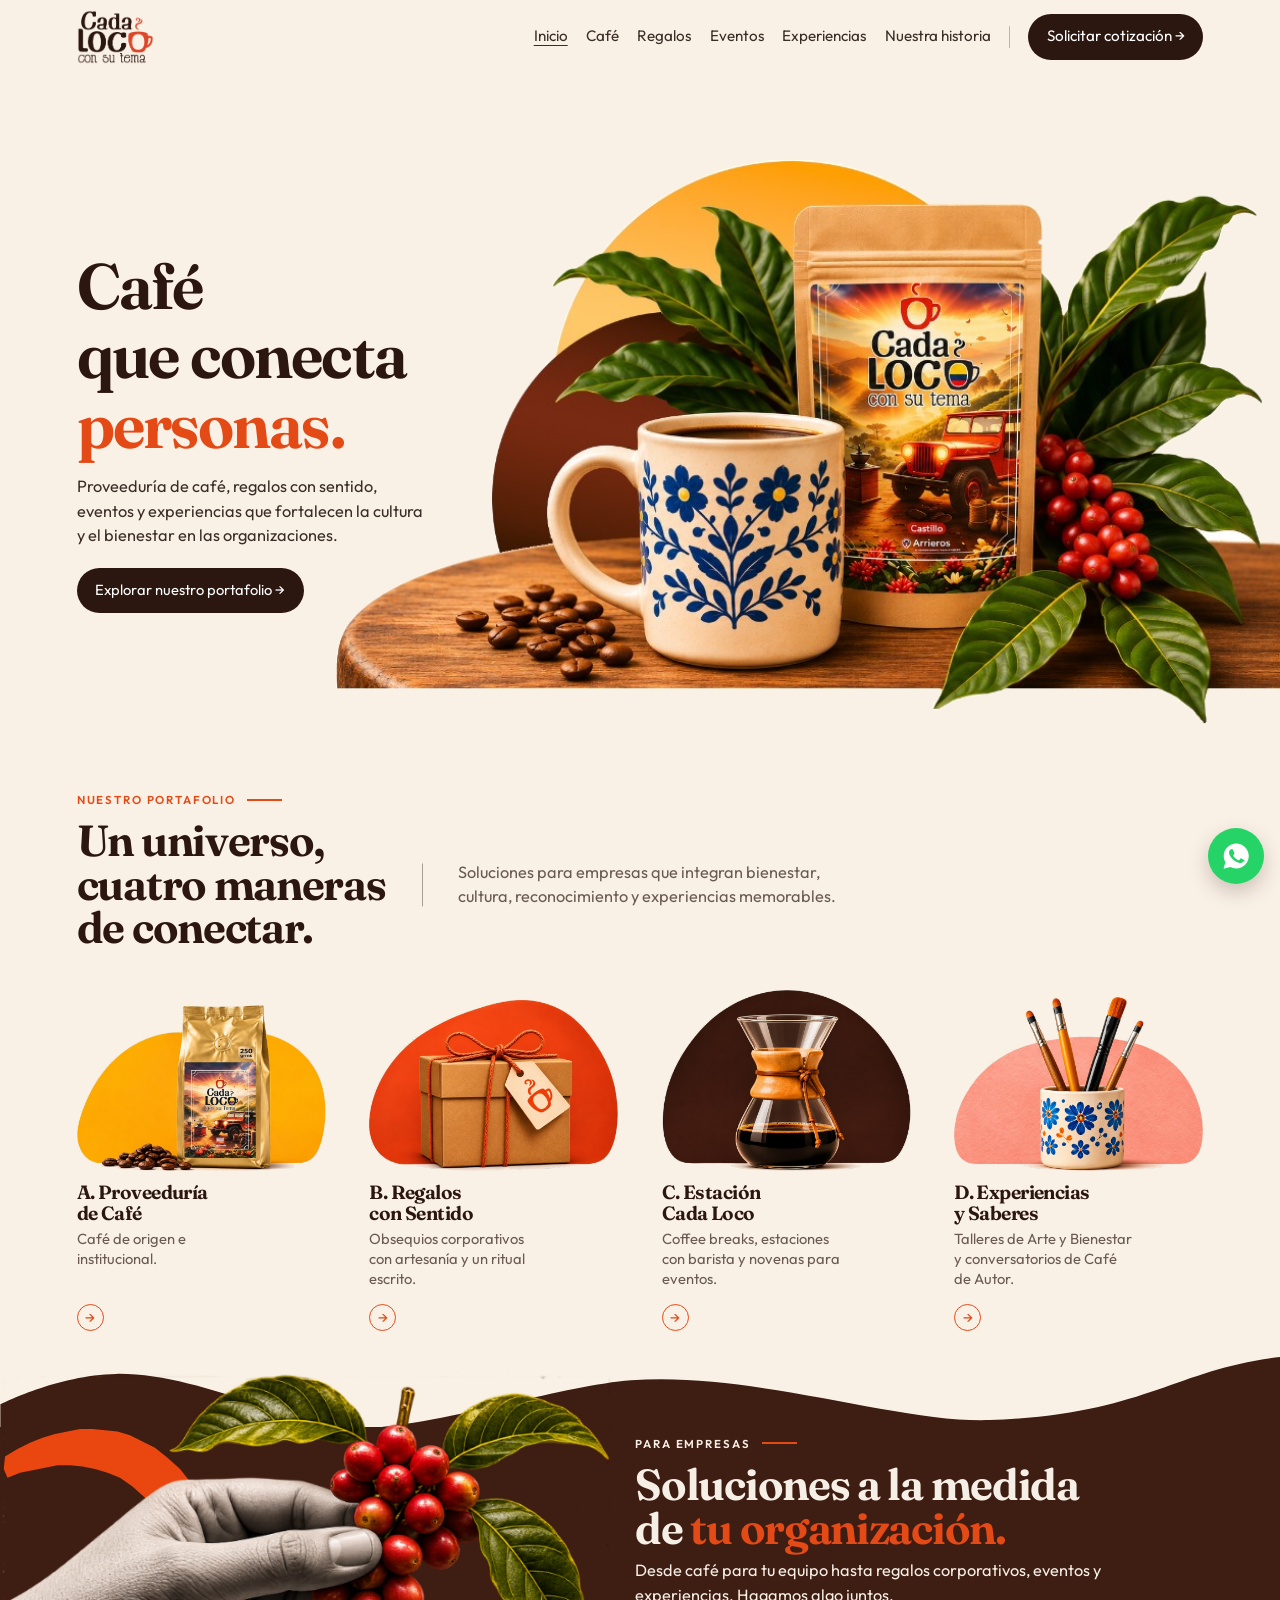
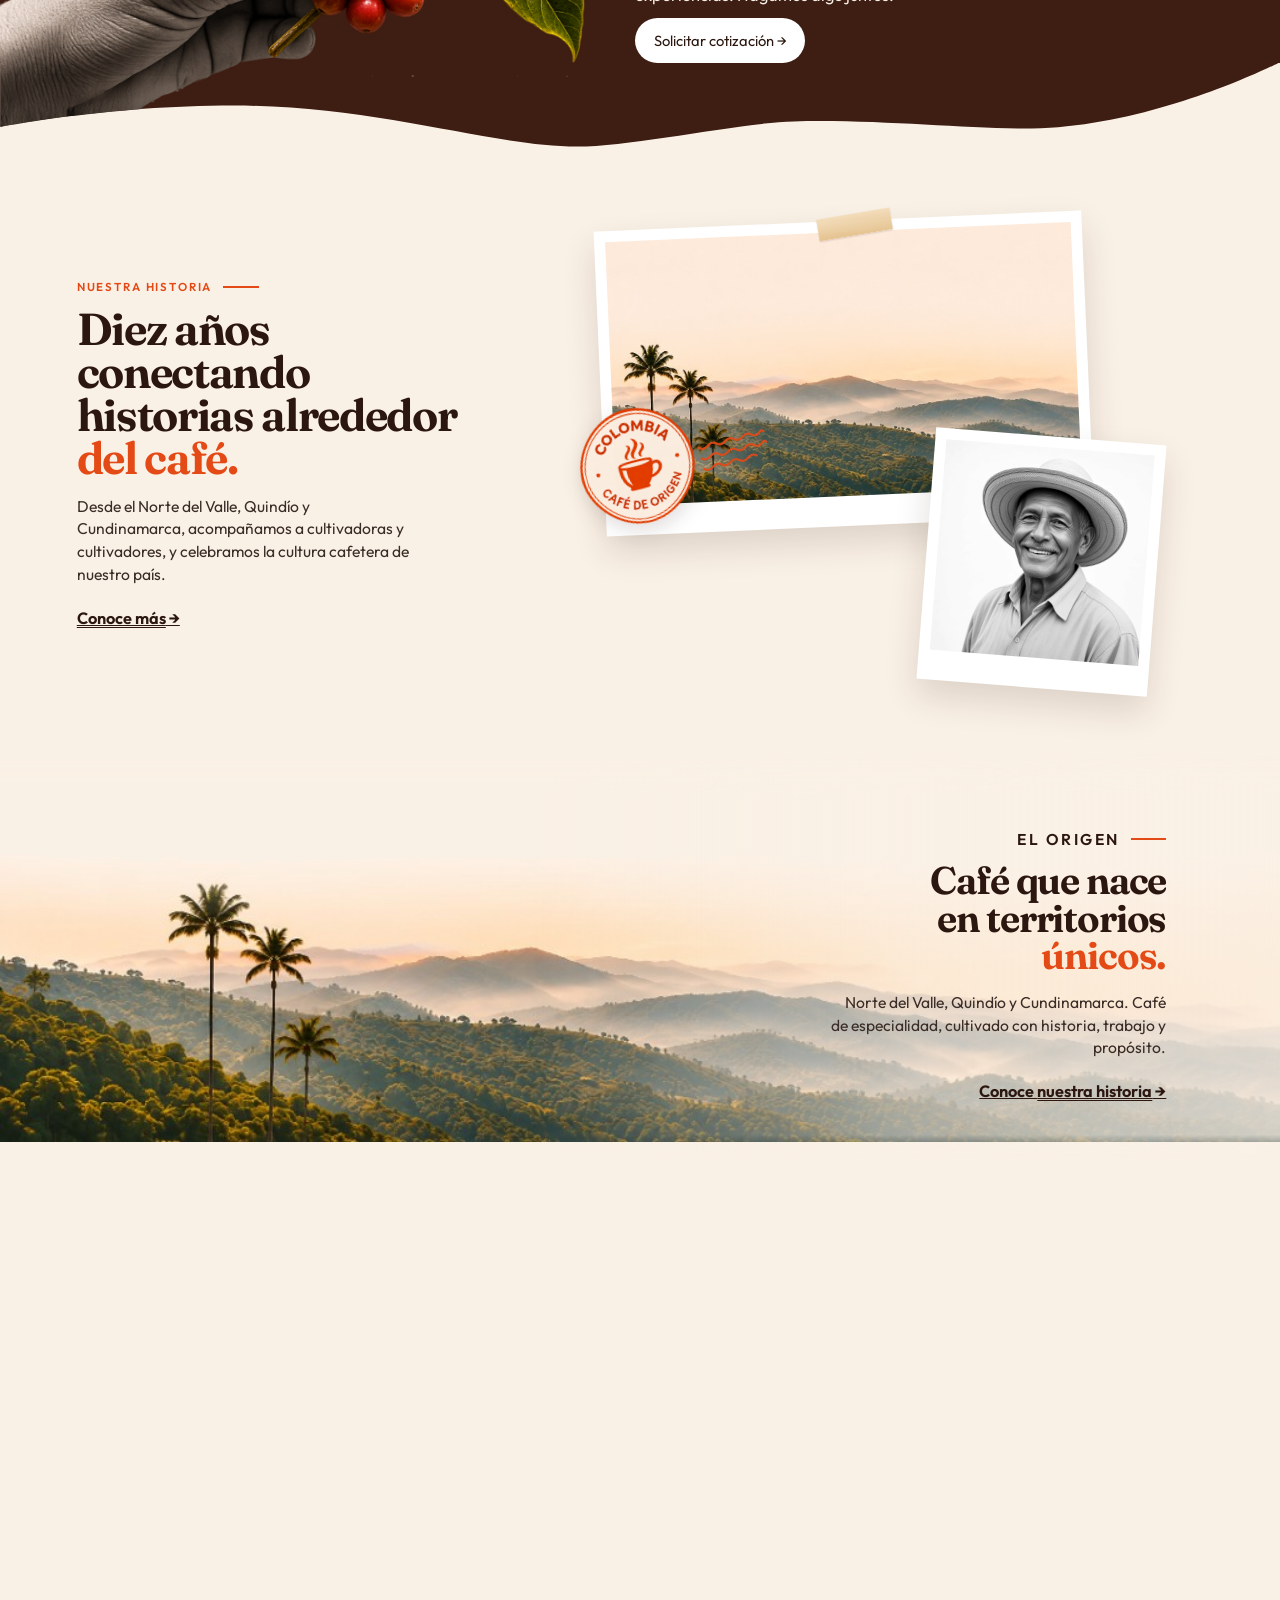
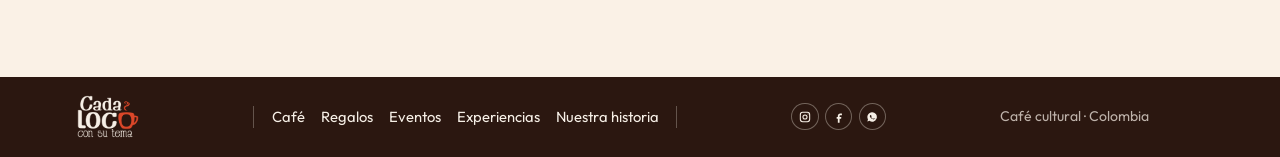
<file: index.html>
<!DOCTYPE html>
<html lang="es">
  <head>
    <meta charset="utf-8" />
    <meta name="viewport" content="width=device-width, initial-scale=1" />
    <title>Cada Loco con su Tema | Café cultural</title>
    <meta
      name="description"
      content="Proveeduría de café, regalos con sentido, eventos y experiencias que fortalecen la cultura y el bienestar en las organizaciones."
    />
    <link rel="icon" href="assets/favicon.png" type="image/png" />
    <link rel="preconnect" href="https://fonts.googleapis.com" />
    <link rel="preconnect" href="https://fonts.gstatic.com" crossorigin />
    <link
      href="https://fonts.googleapis.com/css2?family=Fraunces:ital,opsz,wght@0,9..144,560;0,9..144,650;1,9..144,560&family=Outfit:wght@400;500;600&display=swap"
      rel="stylesheet"
    />
    <link rel="stylesheet" href="css/site.css?v=98" />
  </head>
  <body class="home" data-animate>
    <a class="skip" href="#contenido">Saltar al contenido</a>
    <header class="site-header">
      <a class="brand" href="index.html" aria-label="Cada Loco con su Tema, inicio">
        <img src="assets/logo-mark.png" alt="" width="739" height="512" />
      </a>
      <button class="nav-toggle" type="button" aria-expanded="false" aria-controls="menu" data-nav-toggle>
        Menú
      </button>
      <nav class="nav" id="menu" data-nav>
        <a href="index.html" aria-current="page">Inicio</a>
        <a href="proveeduria.html">Café</a>
        <a href="regalos.html">Regalos</a>
        <a href="eventos.html">Eventos</a>
        <a href="experiencias.html">Experiencias</a>
        <a href="cafe.html">Nuestra historia</a>
        <span class="nav-rule" aria-hidden="true"></span>
        <a class="btn" href="cotizar.html">Solicitar cotización →</a>
      </nav>
    </header>

    <main id="contenido">
      <section class="home-hero">
        <div class="wrap hero-grid">
          <div class="hero-copy">
            <h1>
              <span class="line">Café</span>
              <span class="line">que conecta</span>
              <span class="line accent">personas.</span>
            </h1>
            <p>
              <span class="lead-line">Proveeduría de café, regalos con sentido,</span>
              <span class="lead-line">eventos y experiencias que fortalecen la cultura</span>
              <span class="lead-line">y el bienestar en las organizaciones.</span>
            </p>
            <a class="btn" href="#portafolio">Explorar nuestro portafolio →</a>
          </div>
          <img
            class="hero-photo"
            src="assets/hero-cut.png?v=4"
            alt="Taza de flores azules, bolsa Cada Loco, cerezas y hojas sobre una mesa de madera."
            width="926"
            height="553"
          />
        </div>
      </section>

      <section class="portafolio" id="portafolio">
        <div class="wrap">
          <div class="port-head">
            <div>
              <p class="eyebrow">Nuestro portafolio</p>
              <h2>Un universo,<br />cuatro maneras<br />de conectar.</h2>
            </div>
            <p class="port-copy">
              Soluciones para empresas que integran bienestar,<br />
              cultura, reconocimiento y experiencias memorables.
            </p>
          </div>
          <div class="orbits">
            <article class="orbit">
              <img src="assets/arch-a.png?v=4" alt="Bolsa dorada de café de origen, 250 gramos, sobre un arco mostaza." />
              <h3>A. Proveeduría<br />de Café</h3>
              <p>Café de origen e institucional.</p>
              <a class="arch-go" href="proveeduria.html" aria-label="Ver proveeduría de café">→</a>
            </article>
            <article class="orbit">
              <img src="assets/arch-b.png?v=4" alt="Caja de regalo con lazo naranja y una etiqueta de taza, sobre un arco naranja." />
              <h3>B. Regalos<br />con Sentido</h3>
              <p>Obsequios corporativos con artesanía y un ritual escrito.</p>
              <a class="arch-go" href="regalos.html" aria-label="Ver regalos con sentido">→</a>
            </article>
            <article class="orbit">
              <img src="assets/arch-c.png?v=4" alt="Cafetera de vidrio con collar de madera y café, sobre un arco marrón." />
              <h3>C. Estación<br />Cada Loco</h3>
              <p>Coffee breaks, estaciones con barista y novenas para eventos.</p>
              <a class="arch-go" href="eventos.html" aria-label="Ver la estación para eventos">→</a>
            </article>
            <article class="orbit">
              <img src="assets/arch-d.png?v=4" alt="Vaso de flores azules con pinceles, sobre un arco salmón." />
              <h3>D. Experiencias<br />y Saberes</h3>
              <p>Talleres de Arte y Bienestar y conversatorios de Café de Autor.</p>
              <a class="arch-go" href="experiencias.html" aria-label="Ver experiencias y saberes">→</a>
            </article>
          </div>
        </div>
      </section>

      <section class="wave">
        <svg class="wave-photo top" viewBox="0 273.722 1920 106.557" aria-hidden="true">
          <path fill="#3E1D13" d="M0.5,344.613c0,0,85.999-44.181,173.602-45.571c124.825-1.981,265.232,78.785,356.644,81.236c105.418,2.825,310.555-63.639,415.716-71.516c182.653-13.682,402.239,64.21,537.315,59.628c233.638-7.925,277.779-76.391,436.723-94.668v405.741c0,0-162.835,83.866-333.227,97.788c-98.913,8.082-250.116-12.59-396.737-8.627c-81.749,2.209-243.163,37.782-324.942,37.646c-129.7-0.216-299.185-61.422-515.152-61.422C159.974,744.846,0.5,776.548,0.5,776.548V344.613z" />
        </svg>
        <div class="wave-fill">
          <svg class="wave-arc" viewBox="0 68 1024 112" aria-hidden="true">
            <path fill="#e9470f" d="M64 84 L74 84 L84 85 L94 86 L104 89 L114 94 L124 99 L134 107 L144 116 L152 126 L160 136 L166 146 L162 154 L152 161 L142 168 L134 169 L129 159 L124 149 L116 139 L106 130 L96 123 L86 119 L76 116 L66 114 L56 113 L46 113 L36 115 L26 117 L16 119 L6 123 L3 116 L4 106 L14 100 L24 95 L34 91 L44 88 L54 86 Z" />
          </svg>
          <img
            class="hand"
            src="assets/hand-cut.png?v=7"
            alt="Una mano en blanco y negro sostiene cerezas de café rojas y hojas verdes."
          />
        <div class="wrap wave-grid">
          <div class="wave-copy">
            <p class="eyebrow">Para empresas</p>
            <h2>Soluciones a la medida<br />de <span class="accent">tu organización.</span></h2>
            <p>
              Desde café para tu equipo hasta regalos corporativos, eventos y
              experiencias. Hagamos algo juntos.
            </p>
            <a class="btn light" href="cotizar.html">Solicitar cotización →</a>
          </div>
        </div>
        </div>
        <svg class="wave-photo bottom" viewBox="0 679.463 1920 126.807" aria-hidden="true">
          <path fill="#3E1D13" d="M0.5,344.613c0,0,85.999-44.181,173.602-45.571c124.825-1.981,265.232,78.785,356.644,81.236c105.418,2.825,310.555-63.639,415.716-71.516c182.653-13.682,402.239,64.21,537.315,59.628c233.638-7.925,277.779-76.391,436.723-94.668v405.741c0,0-162.835,83.866-333.227,97.788c-98.913,8.082-250.116-12.59-396.737-8.627c-81.749,2.209-243.163,37.782-324.942,37.646c-129.7-0.216-299.185-61.422-515.152-61.422C159.974,744.846,0.5,776.548,0.5,776.548V344.613z" />
        </svg>
      </section>

      <section class="historia">
        <div class="wrap">
          <div>
            <p class="eyebrow">Nuestra historia</p>
            <h2>Diez años<br />conectando<br />historias alrededor<br /><span class="accent">del café.</span></h2>
            <p class="lede">
              Desde el Norte del Valle, Quindío y Cundinamarca, acompañamos a
              cultivadoras y cultivadores, y celebramos la cultura cafetera de
              nuestro país.
            </p>
            <a class="more" href="cafe.html"><span>Conoce más</span> →</a>
          </div>
          <div class="collage">
            <figure class="polaroid shot-land">
              <span class="tape" aria-hidden="true"></span>
              <img src="assets/origin-hills.jpg?v=3" alt="Laderas cafeteras con palmas al atardecer." />
              <div class="seal">
              <img class="stamp" src="assets/sello-origen.png" alt="Colombia, café de origen" width="740" height="740" />
              <svg class="postmark" viewBox="0 0 78 40" aria-hidden="true">
                <path d="M2 8c8 7 12-7 20 0s12-7 20 0 12-7 20 0 10-6 14 0" />
                <path d="M2 20c8 7 12-7 20 0s12-7 20 0 12-7 20 0 10-6 14 0" />
                <path d="M2 32c8 7 12-7 20 0s12-7 20 0 12-7 20 0" />
              </svg>
              </div>
            </figure>
            <figure class="polaroid shot-man">
              <img src="assets/history-portrait.jpg" alt="Retrato en blanco y negro de un cultivador con sombrero." />
            </figure>
          </div>
        </div>
      </section>

      <section class="origin">
        <img
          class="origin-photo"
          src="assets/origin-bg.png?v=1"
          alt="Laderas cafeteras con palmas al atardecer."
        />
        <div class="origin-card">
          <p class="eyebrow">El origen</p>
          <h2>Café que nace<br />en territorios<br /><span class="accent">únicos.</span></h2>
          <p>
            Norte del Valle, Quindío y Cundinamarca. Café de especialidad,
            cultivado con historia, trabajo y propósito.
          </p>
          <a class="more" href="cafe.html">Conoce <span>nuestra historia</span> →</a>
        </div>
      </section>

      <section class="regalos-home">
        <div class="wrap">
          <div>
            <p class="eyebrow">Regalos corporativos</p>
            <h2>Regalar también<br />es contar <span class="accent">una historia.</span></h2>
            <p>
              Colecciones, personalización y detalles<br />
              con sentido para tu empresa.
            </p>
            <a class="btn" href="cotizar.html?linea=Regalos%20con%20sentido">Solicitar una propuesta →</a>
          </div>
          <div class="gift-frame">
            <img
              src="assets/gift-corporativos.jpg"
              alt="Caja de regalo con cinta naranja, el logo de Cada Loco y papel picado, sobre un textil de colores."
            />
          </div>
        </div>
      </section>
    </main>

    <footer class="site-footer">
      <div class="wrap footer-row">
        <a class="brand" href="index.html">
          <img src="assets/logo-mark-light.png" alt="Cada Loco con su Tema" width="739" height="512" />
        </a>
        <nav class="footer-nav" aria-label="Pie de página">
          <a href="proveeduria.html">Café</a>
          <a href="regalos.html">Regalos</a>
          <a href="eventos.html">Eventos</a>
          <a href="experiencias.html">Experiencias</a>
          <a href="cafe.html">Nuestra historia</a>
        </nav>
        <div class="social">
          <a href="https://instagram.com/cadaloco.co" aria-label="Instagram">Ig</a>
          <a href="https://facebook.com/cadaloco.co" aria-label="Facebook">Fb</a>
          <a href="https://wa.me/573138527043" aria-label="WhatsApp">Wa</a>
        </div>
        <p class="footer-note">Café cultural · Colombia</p>
      </div>
    </footer>
    <script src="js/site.js?v=8"></script>
    <script src="js/motion.js?v=9"></script>
  </body>
</html>
</file>
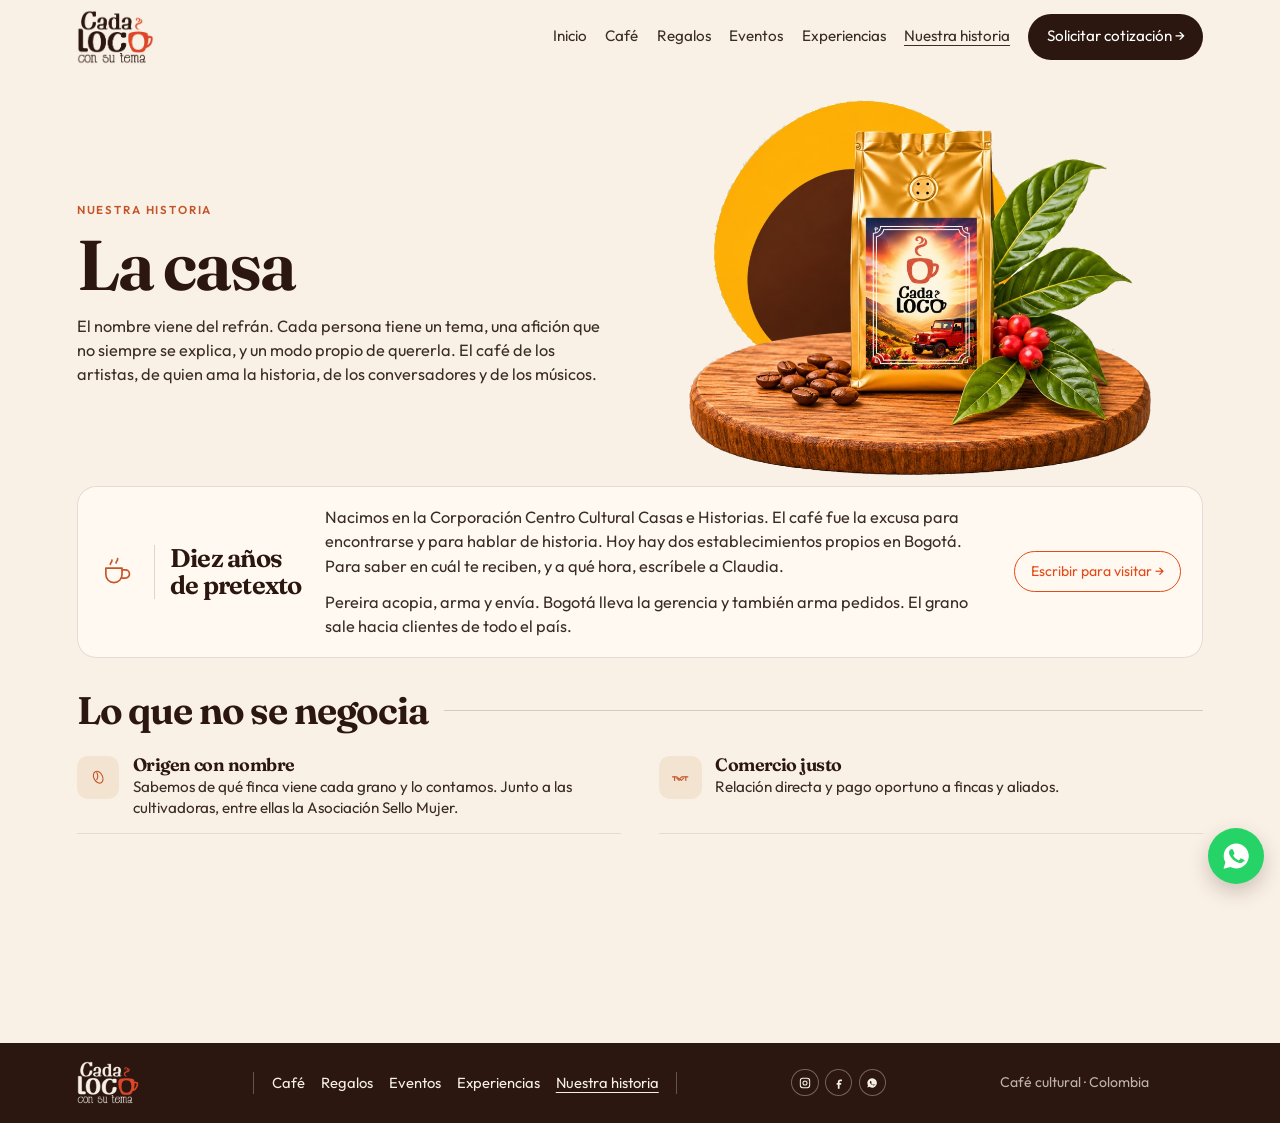
<file: cafe.html>
<!DOCTYPE html>
<html lang="es">
  <head>
    <meta charset="utf-8" />
    <meta name="viewport" content="width=device-width, initial-scale=1" />
    <title>La casa | Cada Loco con su Tema</title>
    <meta
      name="description"
      content="Dos casas en Bogotá. Cada Loco con su Tema nació en Casas e Historias: el café como pretexto para el encuentro y la historia."
    />
    <link rel="icon" href="assets/favicon.png" type="image/png" />
    <link rel="preconnect" href="https://fonts.googleapis.com" />
    <link rel="preconnect" href="https://fonts.gstatic.com" crossorigin />
    <link
      href="https://fonts.googleapis.com/css2?family=Fraunces:ital,opsz,wght@0,9..144,560;0,9..144,650;1,9..144,560&family=Outfit:wght@400;500;600&display=swap"
      rel="stylesheet"
    />
    <link rel="stylesheet" href="css/site.css?v=98" />
  </head>
  <body data-animate>
    <a class="skip" href="#contenido">Saltar al contenido</a>
    <header class="site-header">
      <a class="brand" href="index.html" aria-label="Cada Loco con su Tema, inicio">
        <img src="assets/logo-mark.png" alt="" width="739" height="512" />
      </a>
      <button class="nav-toggle" type="button" aria-expanded="false" aria-controls="menu" data-nav-toggle>
        Menú
      </button>
      <nav class="nav" id="menu" data-nav>
        <a href="index.html">Inicio</a>
        <a href="proveeduria.html">Café</a>
        <a href="regalos.html">Regalos</a>
        <a href="eventos.html">Eventos</a>
        <a href="experiencias.html">Experiencias</a>
        <a href="cafe.html" aria-current="page">Nuestra historia</a>
        <a class="btn" href="cotizar.html">Solicitar cotización →</a>
      </nav>
    </header>

    <main id="contenido">
      <header class="house-hero">
        <div class="wrap house-top">
          <div>
            <p class="eyebrow">Nuestra historia</p>
            <h1>La casa</h1>
            <p>
              El nombre viene del refrán. Cada persona tiene un tema, una
              afición que no siempre se explica, y un modo propio de quererla.
              El café de los artistas, de quien ama la historia, de los
              conversadores y de los músicos.
            </p>
          </div>
          <div class="house-still">
            <img
              src="assets/casa-bolsa.png?v=2"
              alt="Bolsa dorada de café Cada Loco con su Tema, sobre una tabla de madera con hojas y cerezas."
              width="1024"
              height="751"
            />
          </div>
        </div>
      </header>

      <section class="wrap">
        <article class="pretext">
          <div class="pretext-mark">
            <svg viewBox="0 0 40 40" aria-hidden="true">
              <path d="M7 16.5h16.5V23a8.2 8.2 0 0 1-16.5 0z" />
              <path d="M23.5 18.2h3.4a4.2 4.2 0 0 1 0 8.4h-3.4" />
              <path d="M13.2 8.2c.5 2.1-1.6 2.3-1.6 4.5" />
              <path d="M19 6.8c.5 2.1-1.6 2.3-1.6 4.5" />
            </svg>
            <h2>Diez años<br />de pretexto</h2>
          </div>
          <div>
            <p>
              Nacimos en la Corporación Centro Cultural Casas e Historias. El
              café fue la excusa para encontrarse y para hablar de historia.
              Hoy hay dos establecimientos propios en Bogotá. Para saber en
              cuál te reciben, y a qué hora, escríbele a Claudia.
            </p>
            <p>
              Pereira acopia, arma y envía. Bogotá lleva la gerencia y también
              arma pedidos. El grano sale hacia clientes de todo el país.
            </p>
          </div>
          <a class="offer-go" href="cotizar.html?linea=Visita%20a%20la%20casa">Escribir para visitar →</a>
        </article>
      </section>

      <section class="wrap house-values">
        <h2>Lo que no se negocia</h2>
        <ul class="values">
          <li>
            <span class="value-ico" aria-hidden="true">
              <svg viewBox="0 0 32 32"><ellipse cx="16" cy="16" rx="6.2" ry="9" transform="rotate(-28 16 16)" /><path d="M14 9.5c1.8 2.4 1.8 7.2 0 10" /></svg>
            </span>
            <div>
              <h3>Origen con nombre</h3>
              <p>Sabemos de qué finca viene cada grano y lo contamos. Junto a las cultivadoras, entre ellas la Asociación Sello Mujer.</p>
            </div>
          </li>
          <li>
            <span class="value-ico" aria-hidden="true">
              <svg viewBox="0 0 32 32"><path d="M5 15.5h6.2l2.4 2.2a1.6 1.6 0 0 0 2.2 0l2.4-2.2H27" /><path d="M8 15.5v5.2M24 15.5v5.2" /><path d="M11.2 17.6 14.4 20.6 16 19.2l1.6 1.4 3.2-3" /></svg>
            </span>
            <div>
              <h3>Comercio justo</h3>
              <p>Relación directa y pago oportuno a fincas y aliados.</p>
            </div>
          </li>
          <li>
            <span class="value-ico" aria-hidden="true">
              <svg viewBox="0 0 32 32"><circle cx="12" cy="12" r="2.6" /><circle cx="20.2" cy="13" r="2.1" /><path d="M6.8 22.2c.5-2.8 2.4-4.2 5.2-4.2s4.6 1.4 5.1 4.2" /><path d="M17.2 22c.4-2 1.7-3.1 3.6-3.1 1.8 0 3.1.9 3.6 3.1" /></svg>
            </span>
            <div>
              <h3>Cada encuentro cuenta</h3>
              <p>La mesa se arma para la conversación, no solo para vender la taza.</p>
            </div>
          </li>
          <li>
            <span class="value-ico" aria-hidden="true">
              <svg viewBox="0 0 32 32"><path d="M16 6.5 17.7 13 24.2 14.6 17.7 16.2 16 22.8 14.3 16.2 7.8 14.6 14.3 13z" /></svg>
            </span>
            <div>
              <h3>Creatividad con propósito</h3>
              <p>Arte y café al servicio del bienestar de quien llega.</p>
            </div>
          </li>
          <li>
            <span class="value-ico" aria-hidden="true">
              <svg viewBox="0 0 32 32"><path d="M8 10.5h14.2a2 2 0 0 1 2 2v6.2a2 2 0 0 1-2 2H14.2L10 24v-3.3H8a2 2 0 0 1-2-2v-6.2a2 2 0 0 1 2-2z" /></svg>
            </span>
            <div>
              <h3>Palabra cumplida</h3>
              <p>Calidad constante, entregas a tiempo, cuentas claras.</p>
            </div>
          </li>
          <li>
            <span class="value-ico" aria-hidden="true">
              <svg viewBox="0 0 32 32"><path d="M9.5 22.2C17 21 22.2 15.2 23.4 8.5 16.6 9.4 11.2 14.2 9.5 22.2z" /><path d="M12 20.2c2.6-2.6 5.4-4.4 9-6" /></svg>
            </span>
            <div>
              <h3>Cuidar la tierra</h3>
              <p>Empaques compostables, menos desperdicio, artesanía local. En los eventos, vasos compostables y mezcladores de madera.</p>
            </div>
          </li>
        </ul>
      </section>
    </main>

    <footer class="site-footer">
      <div class="wrap footer-row">
        <a class="brand" href="index.html">
          <img src="assets/logo-mark-light.png" alt="Cada Loco con su Tema" width="739" height="512" />
        </a>
        <nav class="footer-nav" aria-label="Pie de página">
          <a href="proveeduria.html">Café</a>
          <a href="regalos.html">Regalos</a>
          <a href="eventos.html">Eventos</a>
          <a href="experiencias.html">Experiencias</a>
          <a href="cafe.html" aria-current="page">Nuestra historia</a>
        </nav>
        <div class="social">
          <a href="https://instagram.com/cadaloco.co" aria-label="Instagram">Ig</a>
          <a href="https://facebook.com/cadaloco.co" aria-label="Facebook">Fb</a>
          <a href="https://wa.me/573138527043" aria-label="WhatsApp">Wa</a>
        </div>
        <p class="footer-note">Café cultural · Colombia</p>
      </div>
    </footer>
    <script src="js/site.js?v=8"></script>
    <script src="js/motion.js?v=9"></script>
  </body>
</html>
</file>
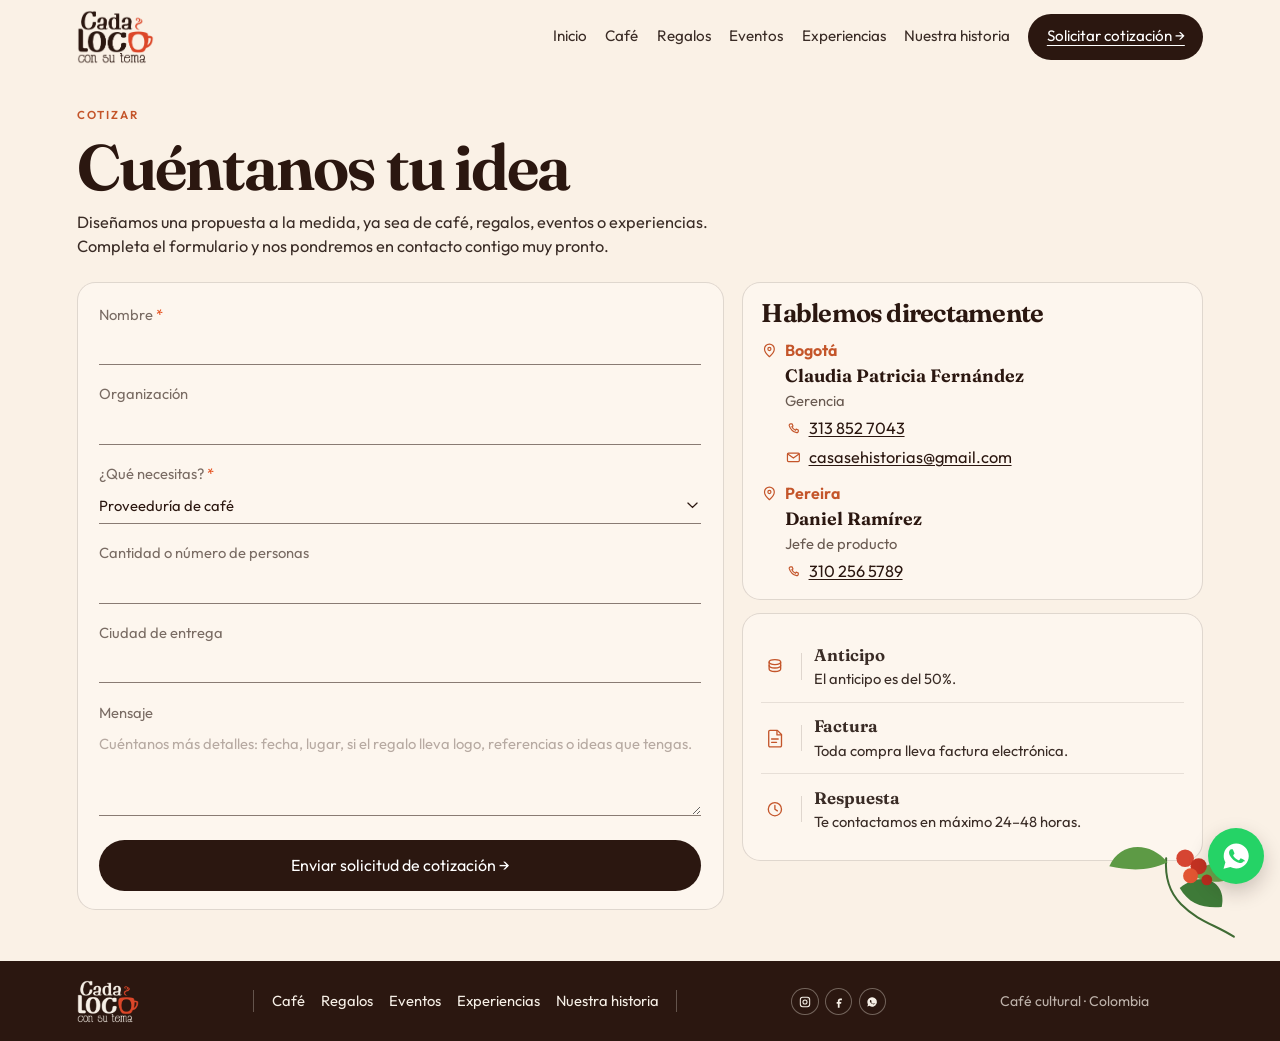
<file: cotizar.html>
<!DOCTYPE html>
<html lang="es">
  <head>
    <meta charset="utf-8" />
    <meta name="viewport" content="width=device-width, initial-scale=1" />
    <title>Cotizar | Cada Loco con su Tema</title>
    <meta
      name="description"
      content="Cotiza café, regalos, una estación o una experiencia con Cada Loco con su Tema. Claudia en Bogotá y Daniel en Pereira."
    />
    <link rel="icon" href="assets/favicon.png" type="image/png" />
    <link rel="preconnect" href="https://fonts.googleapis.com" />
    <link rel="preconnect" href="https://fonts.gstatic.com" crossorigin />
    <link
      href="https://fonts.googleapis.com/css2?family=Fraunces:ital,opsz,wght@0,9..144,560;0,9..144,650;1,9..144,560&family=Outfit:wght@400;500;600&display=swap"
      rel="stylesheet"
    />
    <link rel="stylesheet" href="css/site.css?v=98" />
  </head>
  <body data-animate>
    <a class="skip" href="#contenido">Saltar al contenido</a>
    <header class="site-header">
      <a class="brand" href="index.html" aria-label="Cada Loco con su Tema, inicio">
        <img src="assets/logo-mark.png" alt="" width="739" height="512" />
      </a>
      <button class="nav-toggle" type="button" aria-expanded="false" aria-controls="menu" data-nav-toggle>
        Menú
      </button>
      <nav class="nav" id="menu" data-nav>
        <a href="index.html">Inicio</a>
        <a href="proveeduria.html">Café</a>
        <a href="regalos.html">Regalos</a>
        <a href="eventos.html">Eventos</a>
        <a href="experiencias.html">Experiencias</a>
        <a href="cafe.html">Nuestra historia</a>
        <a class="btn" href="cotizar.html" aria-current="page">Solicitar cotización →</a>
      </nav>
    </header>

    <main id="contenido">
      <header class="quote-hero">
        <div class="wrap">
          <p class="eyebrow">Cotizar</p>
          <h1>Cuéntanos tu idea</h1>
          <p>
            Diseñamos una propuesta a la medida, ya sea de café, regalos,
            eventos o experiencias. Completa el formulario y nos pondremos en
            contacto contigo muy pronto.
          </p>
        </div>
      </header>

      <section class="wrap quote-grid">
        <form class="quote-form" data-order>
          <label>
            <span>Nombre <span class="req">*</span></span>
            <input name="nombre" required autocomplete="name" />
          </label>
          <label>
            Organización
            <input name="organizacion" autocomplete="organization" />
          </label>
          <label>
            <span>¿Qué necesitas? <span class="req">*</span></span>
            <select name="linea" required>
              <option>Proveeduría de café</option>
              <option>Regalos con sentido</option>
              <option>Estación para un evento</option>
              <option>Experiencia o Café de Autor</option>
              <option>Visita a la casa</option>
              <option>Un regalo a la medida</option>
            </select>
          </label>
          <label>
            Cantidad o número de personas
            <input name="cantidad" inputmode="numeric" />
          </label>
          <label>
            Ciudad de entrega
            <input name="ciudad" autocomplete="address-level2" />
          </label>
          <label>
            Mensaje
            <textarea name="mensaje" placeholder="Cuéntanos más detalles: fecha, lugar, si el regalo lleva logo, referencias o ideas que tengas."></textarea>
          </label>
          <button type="submit">Enviar solicitud de cotización →</button>
        </form>

        <aside class="quote-side">
          <article class="quote-card">
            <h2>Hablemos directamente</h2>
            <div class="place">
              <h3>
                <svg viewBox="0 0 24 24" aria-hidden="true"><path d="M12 21s7-6.1 7-11a7 7 0 1 0-14 0c0 4.9 7 11 7 11z"/><circle cx="12" cy="10" r="2.2"/></svg>
                Bogotá
              </h3>
              <p class="who">Claudia Patricia Fernández</p>
              <p class="role">Gerencia</p>
              <p class="reach">
                <svg viewBox="0 0 24 24" aria-hidden="true"><path d="M8 5.5h2.2l1.2 3-1.6 1a12 12 0 0 0 5.2 5.2l1-1.6 3 1.2V16a2 2 0 0 1-2.2 2A14.5 14.5 0 0 1 6 7.7 2 2 0 0 1 8 5.5z"/></svg>
                <a href="tel:+573138527043">313 852 7043</a>
              </p>
              <p class="reach">
                <svg viewBox="0 0 24 24" aria-hidden="true"><rect x="3.5" y="6" width="17" height="12" rx="1.5"/><path d="m4 7 8 6 8-6"/></svg>
                <a href="mailto:casasehistorias@gmail.com">casasehistorias@gmail.com</a>
              </p>
            </div>
            <div class="place">
              <h3>
                <svg viewBox="0 0 24 24" aria-hidden="true"><path d="M12 21s7-6.1 7-11a7 7 0 1 0-14 0c0 4.9 7 11 7 11z"/><circle cx="12" cy="10" r="2.2"/></svg>
                Pereira
              </h3>
              <p class="who">Daniel Ramírez</p>
              <p class="role">Jefe de producto</p>
              <p class="reach">
                <svg viewBox="0 0 24 24" aria-hidden="true"><path d="M8 5.5h2.2l1.2 3-1.6 1a12 12 0 0 0 5.2 5.2l1-1.6 3 1.2V16a2 2 0 0 1-2.2 2A14.5 14.5 0 0 1 6 7.7 2 2 0 0 1 8 5.5z"/></svg>
                <a href="tel:+573102565789">310 256 5789</a>
              </p>
            </div>
          </article>

          <article class="quote-notes">
            <ul class="terms">
              <li>
                <svg viewBox="0 0 32 32" aria-hidden="true"><ellipse cx="16" cy="11" rx="7" ry="3"/><path d="M9 11v4.2c0 1.6 3.1 3 7 3s7-1.4 7-3V11"/><path d="M9 15.2v4.2c0 1.6 3.1 3 7 3s7-1.4 7-3v-4.2"/></svg>
                <div>
                  <strong>Anticipo</strong>
                  <p>El anticipo es del 50%.</p>
                </div>
              </li>
              <li>
                <svg viewBox="0 0 32 32" aria-hidden="true"><path d="M10 6.5h9l5 5V25a1.5 1.5 0 0 1-1.5 1.5h-12.5A1.5 1.5 0 0 1 8.5 25V8A1.5 1.5 0 0 1 10 6.5z"/><path d="M18.5 6.8V12H24M12 17h8M12 21h6"/></svg>
                <div>
                  <strong>Factura</strong>
                  <p>Toda compra lleva factura electrónica.</p>
                </div>
              </li>
              <li>
                <svg viewBox="0 0 32 32" aria-hidden="true"><circle cx="16" cy="16" r="8"/><path d="M16 11.5V16l3 2"/></svg>
                <div>
                  <strong>Respuesta</strong>
                  <p>Te contactamos en máximo 24–48 horas.</p>
                </div>
              </li>
            </ul>
          </article>
          <svg class="quote-branch" viewBox="0 0 260 180" aria-hidden="true">
            <path d="M248 168c-28-18-52-22-78-48-18-18-24-42-22-68" fill="none" stroke="#3f6b34" stroke-width="3" stroke-linecap="round"/>
            <path d="M150 58c-28-34-72-28-86 6 28 6 58 8 86-6z" fill="#5d9a45"/>
            <path d="M168 96c34-28 70-8 62 28-28 2-48-4-62-28z" fill="#3e7a38"/>
            <path d="M188 78c18-26 52-22 58 4-22 8-42 6-58-4z" fill="#6aaa4e"/>
            <circle cx="176" cy="52" r="13" fill="#d64532"/>
            <circle cx="196" cy="64" r="12" fill="#c43222"/>
            <circle cx="184" cy="78" r="11" fill="#e25532"/>
            <circle cx="208" cy="84" r="8" fill="#b92c1e"/>
          </svg>
        </aside>
      </section>
    </main>

    <footer class="site-footer">
      <div class="wrap footer-row">
        <a class="brand" href="index.html">
          <img src="assets/logo-mark-light.png" alt="Cada Loco con su Tema" width="739" height="512" />
        </a>
        <nav class="footer-nav" aria-label="Pie de página">
          <a href="proveeduria.html">Café</a>
          <a href="regalos.html">Regalos</a>
          <a href="eventos.html">Eventos</a>
          <a href="experiencias.html">Experiencias</a>
          <a href="cafe.html">Nuestra historia</a>
        </nav>
        <div class="social">
          <a href="https://instagram.com/cadaloco.co" aria-label="Instagram">Ig</a>
          <a href="https://facebook.com/cadaloco.co" aria-label="Facebook">Fb</a>
          <a href="https://wa.me/573138527043" aria-label="WhatsApp">Wa</a>
        </div>
        <p class="footer-note">Café cultural · Colombia</p>
      </div>
    </footer>
    <script src="js/site.js?v=8"></script>
    <script src="js/motion.js?v=9"></script>
  </body>
</html>
</file>
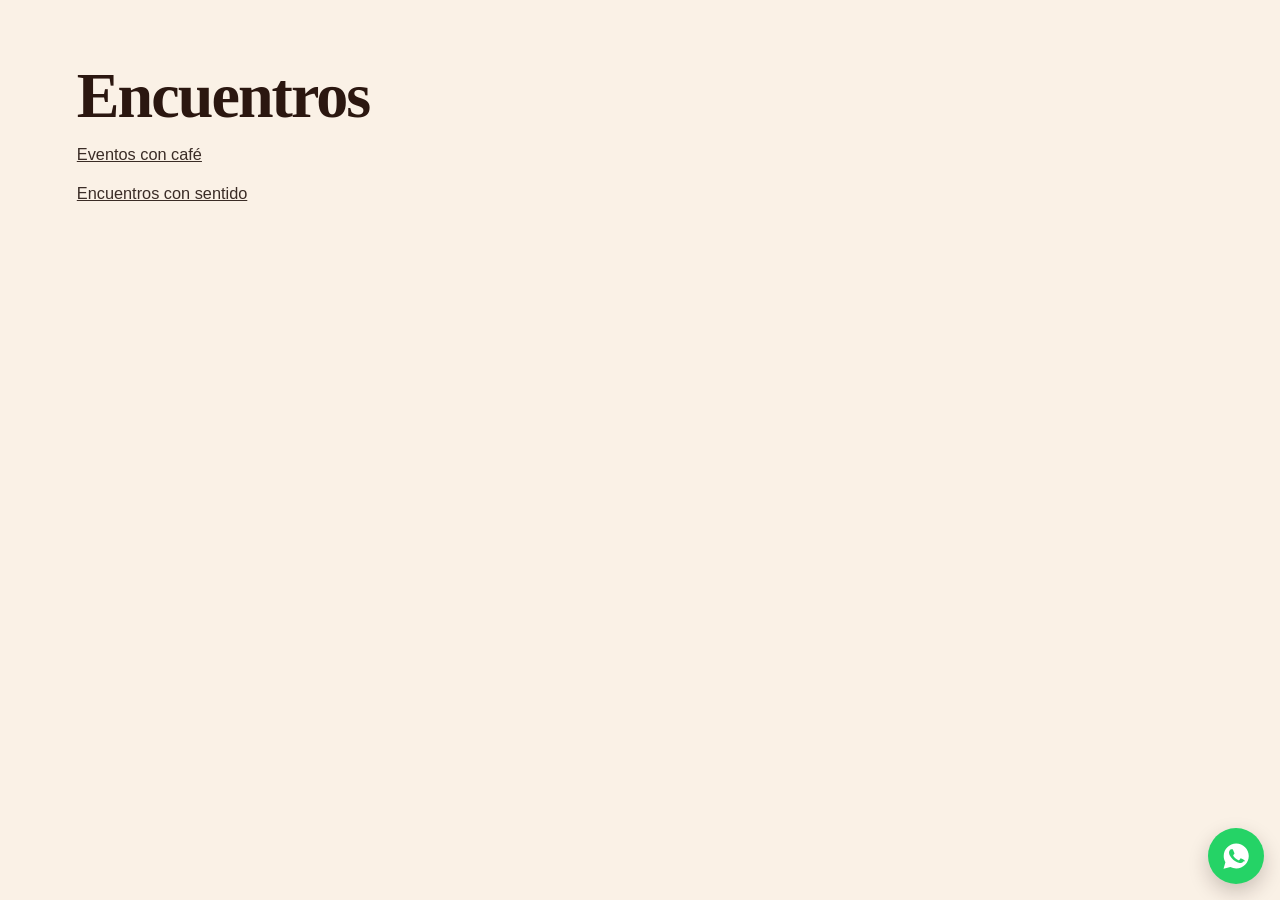
<file: encuentros.html>
<!DOCTYPE html>
<html lang="es">
  <head>
    <meta charset="utf-8" />
    <meta name="viewport" content="width=device-width, initial-scale=1" />
    <title>Encuentros | Cada Loco con su Tema</title>
    <link rel="icon" href="assets/favicon.png" type="image/png" />
    <link rel="stylesheet" href="css/site.css?v=98" />
  </head>
  <body>
    <main class="wrap" style="padding: 4rem 0">
      <h1>Encuentros</h1>
      <p class="lede"><a href="eventos.html">Eventos con café</a></p>
      <p class="lede"><a href="experiencias.html">Encuentros con sentido</a></p>
    </main>
    <script src="js/site.js?v=8"></script>
  </body>
</html>
</file>
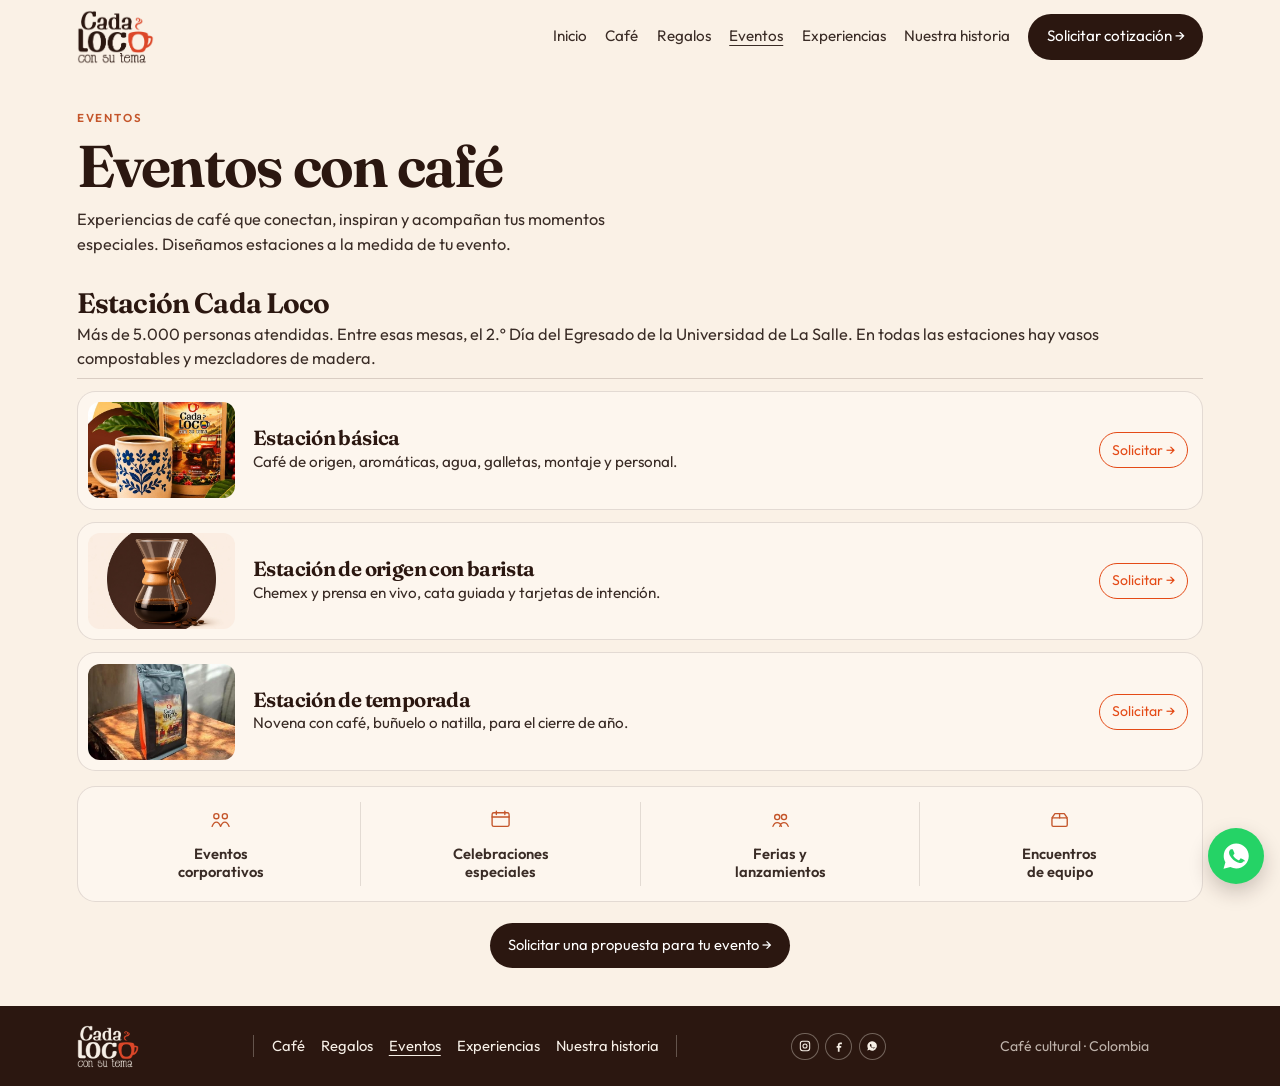
<file: eventos.html>
<!DOCTYPE html>
<html lang="es">
  <head>
    <meta charset="utf-8" />
    <meta name="viewport" content="width=device-width, initial-scale=1" />
    <title>Eventos con café | Cada Loco con su Tema</title>
    <meta name="description" content="Estación Cada Loco para eventos: básica, de origen con barista y de temporada. Se diseña a la medida del evento." />
    <link rel="icon" href="assets/favicon.png" type="image/png" />
    <link rel="preconnect" href="https://fonts.googleapis.com" />
    <link rel="preconnect" href="https://fonts.gstatic.com" crossorigin />
    <link href="https://fonts.googleapis.com/css2?family=Fraunces:ital,opsz,wght@0,9..144,560;0,9..144,650;1,9..144,560&family=Outfit:wght@400;500;600&display=swap" rel="stylesheet" />
    <link rel="stylesheet" href="css/site.css?v=98" />
  </head>
  <body data-animate>
    <a class="skip" href="#contenido">Saltar al contenido</a>
    <header class="site-header">
      <a class="brand" href="index.html" aria-label="Cada Loco con su Tema, inicio">
        <img src="assets/logo-mark.png" alt="" width="739" height="512" />
      </a>
      <button class="nav-toggle" type="button" aria-expanded="false" aria-controls="menu" data-nav-toggle>
        Menú
      </button>
      <nav class="nav" id="menu" data-nav>
        <a href="index.html">Inicio</a>
        <a href="proveeduria.html">Café</a>
        <a href="regalos.html">Regalos</a>
        <a href="eventos.html" aria-current="page">Eventos</a>
        <a href="experiencias.html">Experiencias</a>
        <a href="cafe.html">Nuestra historia</a>
        <a class="btn" href="cotizar.html">Solicitar cotización →</a>
      </nav>
    </header>
    <main id="contenido">
      <header class="meet-hero">
        <div class="wrap">
          <p class="eyebrow">Eventos</p>
          <h1>Eventos con café</h1>
          <p>
            Experiencias de café que conectan, inspiran y acompañan tus momentos
            especiales. Diseñamos estaciones a la medida de tu evento.
          </p>
        </div>
      </header>
      <section class="wrap">
        <div class="gift-head">
          <h2>Estación Cada Loco</h2>
          <p>
            Más de 5.000 personas atendidas. Entre esas mesas, el 2.º Día del
            Egresado de la Universidad de La Salle. En todas las estaciones hay
            vasos compostables y mezcladores de madera.
          </p>
        </div>
        <article class="station">
          <img src="assets/taza-card.jpg" alt="Taza de cerámica con flores azules y café." />
          <div>
            <h3>Estación básica</h3>
            <p>Café de origen, aromáticas, agua, galletas, montaje y personal.</p>
          </div>
          <a class="offer-go" href="cotizar.html?linea=Estaci%C3%B3n%20para%20un%20evento">Solicitar →</a>
        </article>
        <article class="station">
          <img src="assets/circle-estacion.jpg" alt="Cafetera de vidrio con collar de madera, al estilo Chemex." />
          <div>
            <h3>Estación de origen con barista</h3>
            <p>Chemex y prensa en vivo, cata guiada y tarjetas de intención.</p>
          </div>
          <a class="offer-go" href="cotizar.html?linea=Estaci%C3%B3n%20para%20un%20evento">Solicitar →</a>
        </article>
        <article class="station">
          <img src="assets/cafe-origen.jpg" alt="Bolsa de café de origen, para la estación de temporada." />
          <div>
            <h3>Estación de temporada</h3>
            <p>Novena con café, buñuelo o natilla, para el cierre de año.</p>
          </div>
          <a class="offer-go" href="cotizar.html?linea=Estaci%C3%B3n%20para%20un%20evento">Solicitar →</a>
        </article>
        <ul class="use-row">
          <li>
            <svg viewBox="0 0 32 32" aria-hidden="true"><circle cx="11" cy="12" r="3"/><circle cx="21" cy="12" r="3"/><path d="M6 24c1.2-3.2 3.4-5 5-5s3.8 1.8 5 5M16 24c1.2-3.2 3.4-5 5-5s3.8 1.8 5 5"/></svg>
            <strong>Eventos<br />corporativos</strong>
          </li>
          <li>
            <svg viewBox="0 0 32 32" aria-hidden="true"><rect x="6" y="8" width="20" height="16" rx="2"/><path d="M6 13h20M11 6v4M21 6v4"/></svg>
            <strong>Celebraciones<br />especiales</strong>
          </li>
          <li>
            <svg viewBox="0 0 32 32" aria-hidden="true"><circle cx="12" cy="13" r="3"/><circle cx="20" cy="13" r="3"/><path d="M7 24c1-3 3-4.5 5-4.5S16 21 17 24M15 24c1-3 3-4.5 5-4.5s4 1.5 5 4.5"/></svg>
            <strong>Ferias y<br />lanzamientos</strong>
          </li>
          <li>
            <svg viewBox="0 0 32 32" aria-hidden="true"><rect x="7" y="14" width="18" height="10" rx="1.5"/><path d="M7 14l3.5-5h11L25 14M16 9v5"/></svg>
            <strong>Encuentros<br />de equipo</strong>
          </li>
        </ul>
        <div class="meet-cta">
          <a class="btn" href="cotizar.html?linea=Estaci%C3%B3n%20para%20un%20evento">Solicitar una propuesta para tu evento →</a>
        </div>
      </section>
    </main>
    <footer class="site-footer">
      <div class="wrap footer-row">
        <a class="brand" href="index.html">
          <img src="assets/logo-mark-light.png" alt="Cada Loco con su Tema" width="739" height="512" />
        </a>
        <nav class="footer-nav" aria-label="Pie de página">
          <a href="proveeduria.html">Café</a>
        <a href="regalos.html">Regalos</a>
        <a href="eventos.html" aria-current="page">Eventos</a>
        <a href="experiencias.html">Experiencias</a>
        <a href="cafe.html">Nuestra historia</a>
        </nav>
        <div class="social">
          <a href="https://instagram.com/cadaloco.co" aria-label="Instagram">Ig</a>
          <a href="https://facebook.com/cadaloco.co" aria-label="Facebook">Fb</a>
          <a href="https://wa.me/573138527043" aria-label="WhatsApp">Wa</a>
        </div>
        <p class="footer-note">Café cultural · Colombia</p>
      </div>
    </footer>
    <script src="js/site.js?v=8"></script>
    <script src="js/motion.js?v=9"></script>
  </body>
</html>
</file>
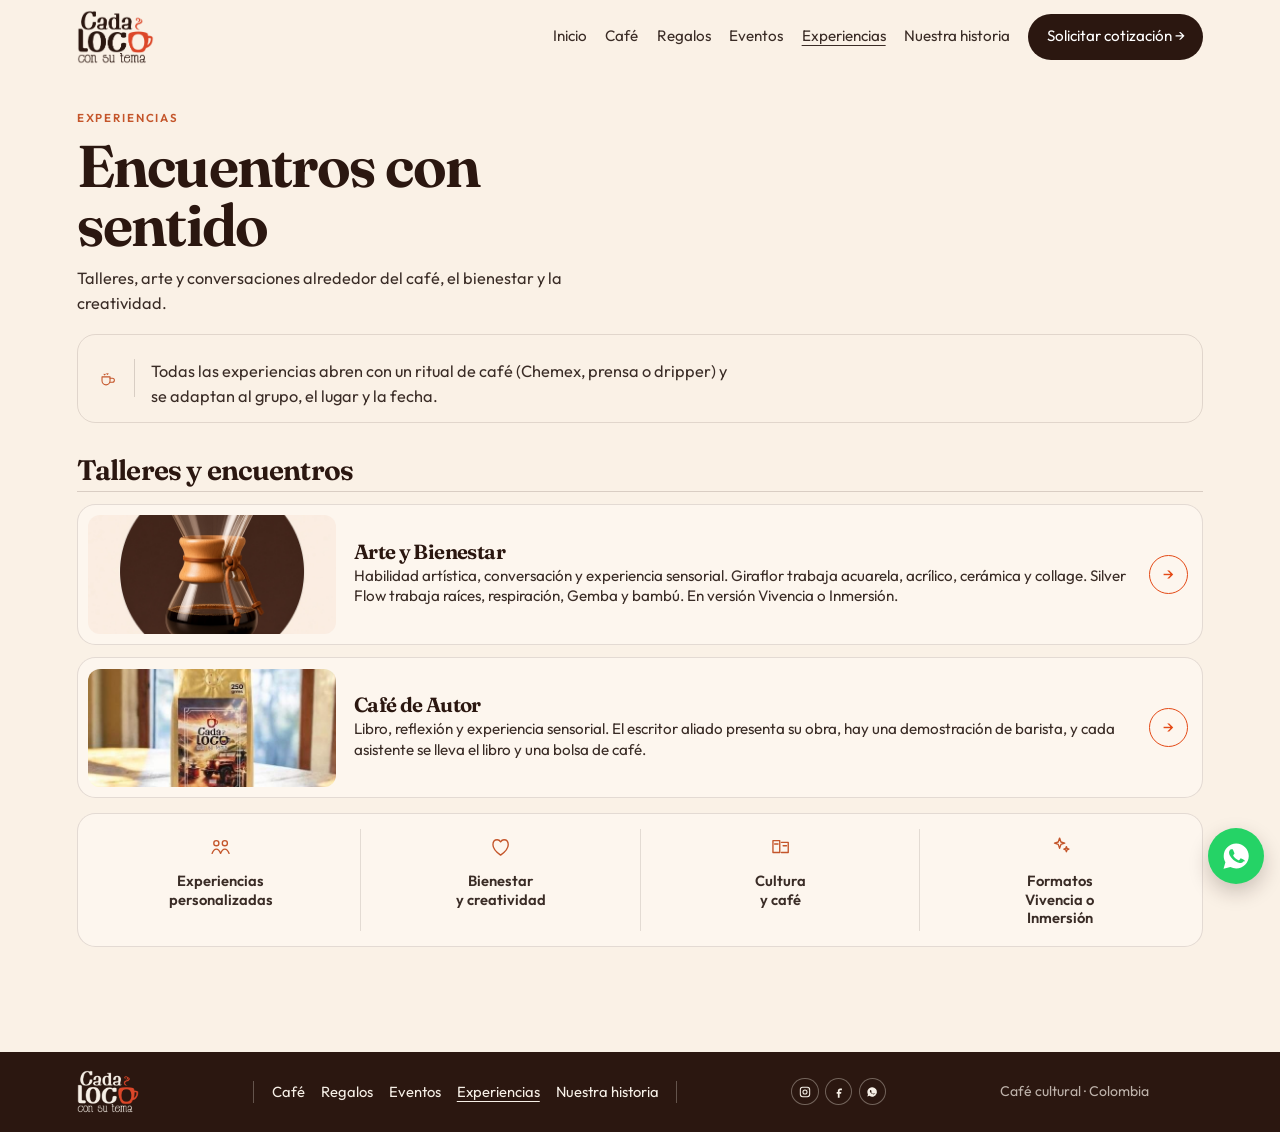
<file: experiencias.html>
<!DOCTYPE html>
<html lang="es">
  <head>
    <meta charset="utf-8" />
    <meta name="viewport" content="width=device-width, initial-scale=1" />
    <title>Encuentros con sentido | Cada Loco con su Tema</title>
    <meta name="description" content="Talleres, arte y conversaciones alrededor del café. Arte y Bienestar, y Café de Autor. Se adaptan al grupo, el lugar y la fecha." />
    <link rel="icon" href="assets/favicon.png" type="image/png" />
    <link rel="preconnect" href="https://fonts.googleapis.com" />
    <link rel="preconnect" href="https://fonts.gstatic.com" crossorigin />
    <link href="https://fonts.googleapis.com/css2?family=Fraunces:ital,opsz,wght@0,9..144,560;0,9..144,650;1,9..144,560&family=Outfit:wght@400;500;600&display=swap" rel="stylesheet" />
    <link rel="stylesheet" href="css/site.css?v=98" />
  </head>
  <body data-animate>
    <a class="skip" href="#contenido">Saltar al contenido</a>
    <header class="site-header">
      <a class="brand" href="index.html" aria-label="Cada Loco con su Tema, inicio">
        <img src="assets/logo-mark.png" alt="" width="739" height="512" />
      </a>
      <button class="nav-toggle" type="button" aria-expanded="false" aria-controls="menu" data-nav-toggle>
        Menú
      </button>
      <nav class="nav" id="menu" data-nav>
        <a href="index.html">Inicio</a>
        <a href="proveeduria.html">Café</a>
        <a href="regalos.html">Regalos</a>
        <a href="eventos.html">Eventos</a>
        <a href="experiencias.html" aria-current="page">Experiencias</a>
        <a href="cafe.html">Nuestra historia</a>
        <a class="btn" href="cotizar.html">Solicitar cotización →</a>
      </nav>
    </header>
    <main id="contenido">
      <header class="meet-hero">
        <div class="wrap">
          <p class="eyebrow">Experiencias</p>
          <h1>Encuentros con sentido</h1>
          <p>
            Talleres, arte y conversaciones alrededor del café, el bienestar y
            la creatividad.
          </p>
          <div class="ritual-note">
            <svg viewBox="0 0 32 32" aria-hidden="true"><path d="M9 14h12v6a6 6 0 0 1-12 0z"/><path d="M21 16h3.5a3 3 0 0 1 0 6H21"/><path d="M12 10c.6 1.6 1.2 1.6 1.8 0M16.2 9.2c.6 1.6 1.2 1.6 1.8 0"/></svg>
            <p>Todas las experiencias abren con un ritual de café (Chemex, prensa o dripper) y se adaptan al grupo, el lugar y la fecha.</p>
          </div>
        </div>
      </header>
      <section class="wrap">
        <div class="gift-head">
          <h2>Talleres y encuentros</h2>
        </div>
        <article class="station wide">
          <img src="assets/circle-estacion.jpg" alt="Preparación de café en una cafetera de vidrio." />
          <div>
            <h3>Arte y Bienestar</h3>
            <p>Habilidad artística, conversación y experiencia sensorial. Giraflor trabaja acuarela, acrílico, cerámica y collage. Silver Flow trabaja raíces, respiración, Gemba y bambú. En versión Vivencia o Inmersión.</p>
          </div>
          <a class="round-go" href="cotizar.html?linea=Experiencia%20o%20Caf%C3%A9%20de%20Autor" aria-label="Cotizar Arte y Bienestar">→</a>
        </article>
        <article class="station wide">
          <img src="assets/cafe-250.jpg" alt="Bolsa de café de origen sobre una mesa de madera." />
          <div>
            <h3>Café de Autor</h3>
            <p>Libro, reflexión y experiencia sensorial. El escritor aliado presenta su obra, hay una demostración de barista, y cada asistente se lleva el libro y una bolsa de café.</p>
          </div>
          <a class="round-go" href="cotizar.html?linea=Experiencia%20o%20Caf%C3%A9%20de%20Autor" aria-label="Cotizar Café de Autor">→</a>
        </article>
        <ul class="use-row">
          <li>
            <svg viewBox="0 0 32 32" aria-hidden="true"><circle cx="11" cy="12" r="3"/><circle cx="21" cy="12" r="3"/><path d="M6 24c1.2-3.2 3.4-5 5-5s3.8 1.8 5 5M16 24c1.2-3.2 3.4-5 5-5s3.8 1.8 5 5"/></svg>
            <strong>Experiencias<br />personalizadas</strong>
          </li>
          <li>
            <svg viewBox="0 0 32 32" aria-hidden="true"><path d="M16 26c-6-4.2-9-8-9-12.2C7 10 9.2 8 12 8c1.8 0 3.1 1 4 2.4C16.9 9 18.2 8 20 8c2.8 0 5 2 5 5.8C25 18 22 21.8 16 26z"/></svg>
            <strong>Bienestar<br />y creatividad</strong>
          </li>
          <li>
            <svg viewBox="0 0 32 32" aria-hidden="true"><path d="M7 9h8v14H7zM17 11h8v12h-8"/><path d="M9 13h4M19 15h4"/></svg>
            <strong>Cultura<br />y café</strong>
          </li>
          <li>
            <svg viewBox="0 0 32 32" aria-hidden="true"><path d="M16 6l1.6 4.6L22 12l-4.4 1.4L16 18l-1.6-4.6L10 12l4.4-1.4zM24 16l.8 2.2L27 19l-2.2.8L24 22l-.8-2.2L21 19l2.2-.8z"/></svg>
            <strong>Formatos<br />Vivencia o<br />Inmersión</strong>
          </li>
        </ul>
        <div class="meet-cta">
          <a class="btn" href="cotizar.html?linea=Experiencia%20o%20Caf%C3%A9%20de%20Autor">Cotizar una experiencia →</a>
        </div>
      </section>
    </main>
    <footer class="site-footer">
      <div class="wrap footer-row">
        <a class="brand" href="index.html">
          <img src="assets/logo-mark-light.png" alt="Cada Loco con su Tema" width="739" height="512" />
        </a>
        <nav class="footer-nav" aria-label="Pie de página">
          <a href="proveeduria.html">Café</a>
        <a href="regalos.html">Regalos</a>
        <a href="eventos.html">Eventos</a>
        <a href="experiencias.html" aria-current="page">Experiencias</a>
        <a href="cafe.html">Nuestra historia</a>
        </nav>
        <div class="social">
          <a href="https://instagram.com/cadaloco.co" aria-label="Instagram">Ig</a>
          <a href="https://facebook.com/cadaloco.co" aria-label="Facebook">Fb</a>
          <a href="https://wa.me/573138527043" aria-label="WhatsApp">Wa</a>
        </div>
        <p class="footer-note">Café cultural · Colombia</p>
      </div>
    </footer>
    <script src="js/site.js?v=8"></script>
    <script src="js/motion.js?v=9"></script>
  </body>
</html>
</file>
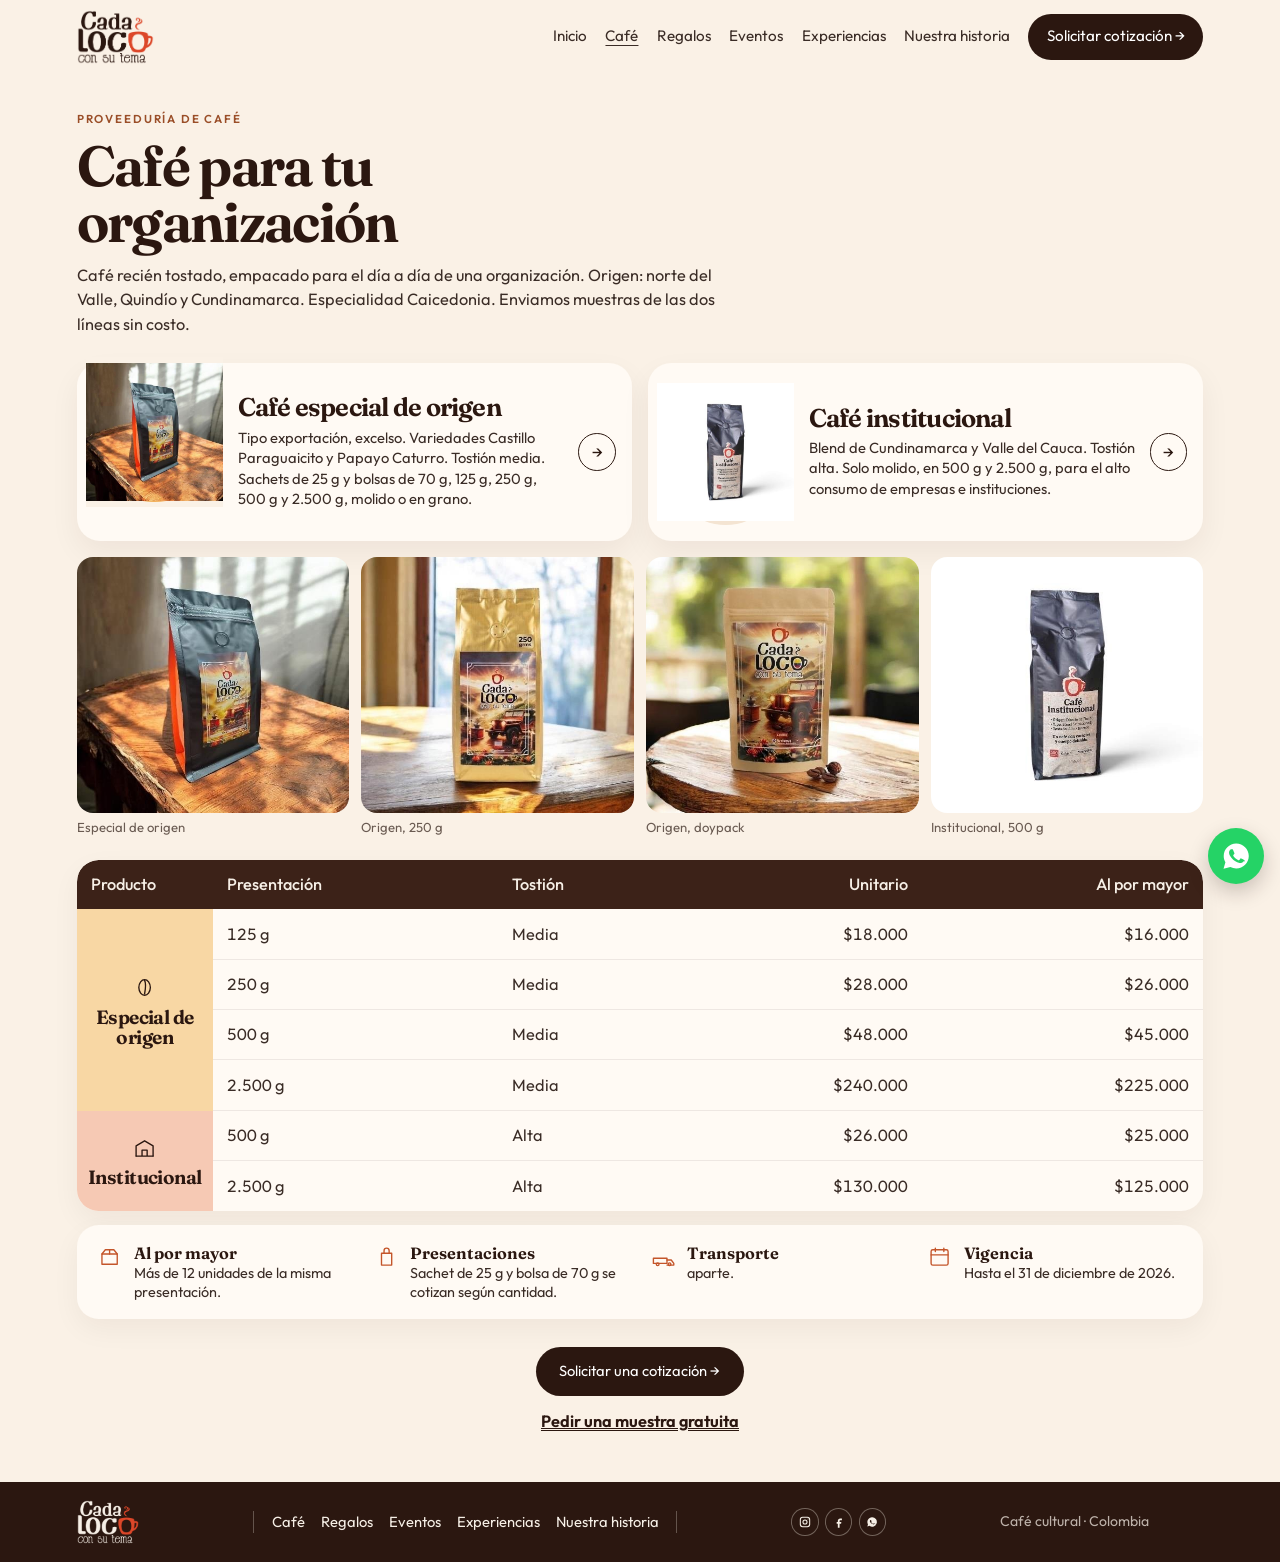
<file: proveeduria.html>
<!DOCTYPE html>
<html lang="es">
  <head>
    <meta charset="utf-8" />
    <meta name="viewport" content="width=device-width, initial-scale=1" />
    <title>Proveeduría de café | Cada Loco con su Tema</title>
    <meta
      name="description"
      content="Café especial de origen e institucional Cada Loco. De 125 g a 2,5 kg, molido o en grano. Precios de la temporada 2026."
    />
    <link rel="icon" href="assets/favicon.png" type="image/png" />
    <link rel="preconnect" href="https://fonts.googleapis.com" />
    <link rel="preconnect" href="https://fonts.gstatic.com" crossorigin />
    <link
      href="https://fonts.googleapis.com/css2?family=Fraunces:ital,opsz,wght@0,9..144,560;0,9..144,650;1,9..144,560&family=Outfit:wght@400;500;600&display=swap"
      rel="stylesheet"
    />
    <link rel="stylesheet" href="css/site.css?v=98" />
  </head>
  <body data-animate>
    <a class="skip" href="#contenido">Saltar al contenido</a>
    <header class="site-header">
      <a class="brand" href="index.html" aria-label="Cada Loco con su Tema, inicio">
        <img src="assets/logo-mark.png" alt="" width="739" height="512" />
      </a>
      <button class="nav-toggle" type="button" aria-expanded="false" aria-controls="menu" data-nav-toggle>
        Menú
      </button>
      <nav class="nav" id="menu" data-nav>
        <a href="index.html">Inicio</a>
        <a href="proveeduria.html" aria-current="page">Café</a>
        <a href="regalos.html">Regalos</a>
        <a href="eventos.html">Eventos</a>
        <a href="experiencias.html">Experiencias</a>
        <a href="cafe.html">Nuestra historia</a>
        <a class="btn" href="cotizar.html">Solicitar cotización →</a>
      </nav>
    </header>

    <main id="contenido" class="supply">
      <header class="supply-hero">
        <div class="wrap">
          <p class="eyebrow">Proveeduría de café</p>
          <h1>Café para tu organización</h1>
          <p>
            Café recién tostado, empacado para el día a día de una organización.
            Origen: norte del Valle, Quindío y Cundinamarca. Especialidad
            Caicedonia. Enviamos muestras de las dos líneas sin costo.
          </p>
        </div>
      </header>

      <div class="wrap supply-lines">
        <article class="line-card">
          <div class="line-visual origin">
            <img
              class="pack"
              src="assets/catalog/cafe-origen-negra.jpg"
              alt="Bolsa negra de café especial de origen Cada Loco, con el lateral naranja."
              width="800"
              height="800"
            />
          </div>
          <div class="line-copy">
            <h2>Café especial de origen</h2>
            <p>
              Tipo exportación, excelso. Variedades Castillo Paraguaicito y
              Papayo Caturro. Tostión media. Sachets de 25 g y bolsas de 70 g,
              125 g, 250 g, 500 g y 2.500 g, molido o en grano.
            </p>
          </div>
          <a class="line-go" href="cotizar.html?linea=Proveedur%C3%ADa%20de%20caf%C3%A9" aria-label="Cotizar café especial de origen">→</a>
        </article>
        <article class="line-card">
          <div class="line-visual inst">
            <img
              class="pack"
              src="assets/catalog/cafe-institucional.jpg"
              alt="Bolsa de café institucional Cada Loco, 500 g, tostión alta."
              width="800"
              height="1000"
            />
          </div>
          <div class="line-copy">
            <h2>Café institucional</h2>
            <p>
              Blend de Cundinamarca y Valle del Cauca. Tostión alta. Solo
              molido, en 500 g y 2.500 g, para el alto consumo de empresas e
              instituciones.
            </p>
          </div>
          <a class="line-go" href="cotizar.html?linea=Proveedur%C3%ADa%20de%20caf%C3%A9" aria-label="Cotizar café institucional">→</a>
        </article>
      </div>

      <div class="wrap pack-row">
        <figure>
          <img src="assets/catalog/cafe-origen-negra.jpg" alt="Bolsa negra de café especial de origen." width="800" height="800" />
          <figcaption>Especial de origen</figcaption>
        </figure>
        <figure>
          <img src="assets/catalog/cafe-origen-250.jpg" alt="Bolsa dorada de café de origen, 250 g." width="800" height="800" />
          <figcaption>Origen, 250 g</figcaption>
        </figure>
        <figure>
          <img src="assets/catalog/cafe-origen-doypack.jpg" alt="Doypack de café de origen Castillo, cultivado en Caicedonia." width="800" height="800" />
          <figcaption>Origen, doypack</figcaption>
        </figure>
        <figure>
          <img src="assets/catalog/cafe-institucional.jpg" alt="Bolsa de café institucional, blend de Cundinamarca y Valle del Cauca." width="800" height="1000" />
          <figcaption>Institucional, 500 g</figcaption>
        </figure>
      </div>

      <section class="wrap supply-board" id="precios">
        <div class="table-scroll">
          <table>
            <thead>
              <tr>
                <th>Producto</th>
                <th>Presentación</th>
                <th>Tostión</th>
                <th class="num">Unitario</th>
                <th class="num">Al por mayor</th>
              </tr>
            </thead>
            <tbody>
              <tr>
                <th class="tag especial" rowspan="4" scope="rowgroup">
                  <svg viewBox="0 0 32 32" aria-hidden="true"><path d="M9.2 17c.2-5.4 3.2-9.2 6.8-9.2s6.6 3.8 6.8 9.2c-.2 5.4-3.2 9.2-6.8 9.2s-6.6-3.8-6.8-9.2z"/><path d="M16 8.6c1.6 3 1.8 6.4 0 16"/></svg>
                  Especial de origen
                </th>
                <td>125 g</td>
                <td>Media</td>
                <td class="num">$18.000</td>
                <td class="num">$16.000</td>
              </tr>
              <tr>
                <td>250 g</td>
                <td>Media</td>
                <td class="num">$28.000</td>
                <td class="num">$26.000</td>
              </tr>
              <tr>
                <td>500 g</td>
                <td>Media</td>
                <td class="num">$48.000</td>
                <td class="num">$45.000</td>
              </tr>
              <tr>
                <td>2.500 g</td>
                <td>Media</td>
                <td class="num">$240.000</td>
                <td class="num">$225.000</td>
              </tr>
              <tr>
                <th class="tag inst" rowspan="2" scope="rowgroup">
                  <svg viewBox="0 0 32 32" aria-hidden="true"><path d="M6 26V14l10-6 10 6v12"/><path d="M13 26v-7h6v7M6 26h20"/></svg>
                  Institucional
                </th>
                <td>500 g</td>
                <td>Alta</td>
                <td class="num">$26.000</td>
                <td class="num">$25.000</td>
              </tr>
              <tr>
                <td>2.500 g</td>
                <td>Alta</td>
                <td class="num">$130.000</td>
                <td class="num">$125.000</td>
              </tr>
            </tbody>
          </table>
        </div>

        <ul class="supply-notes">
          <li>
            <svg viewBox="0 0 32 32" aria-hidden="true"><path d="M7 13h18v12H7z"/><path d="M7 13l4-5h10l4 5M16 8v5"/></svg>
            <span><strong>Al por mayor</strong> Más de 12 unidades de la misma presentación.</span>
          </li>
          <li>
            <svg viewBox="0 0 32 32" aria-hidden="true"><path d="M10 12h12v14H10z"/><path d="M13 12V9a3 3 0 0 1 6 0v3"/></svg>
            <span><strong>Presentaciones</strong> Sachet de 25 g y bolsa de 70 g se cotizan según cantidad.</span>
          </li>
          <li>
            <svg viewBox="0 0 32 32" aria-hidden="true"><path d="M4 18h16v6H4z"/><path d="M20 20h5l3 4v2h-8"/><circle cx="9" cy="25" r="1.6"/><circle cx="23" cy="25" r="1.6"/></svg>
            <span><strong>Transporte</strong> aparte.</span>
          </li>
          <li>
            <svg viewBox="0 0 32 32" aria-hidden="true"><rect x="6" y="8" width="20" height="18" rx="2"/><path d="M6 14h20M11 6v4M21 6v4"/></svg>
            <span><strong>Vigencia</strong> Hasta el 31 de diciembre de 2026.</span>
          </li>
        </ul>

        <div class="supply-cta">
          <a class="btn" href="cotizar.html?linea=Proveedur%C3%ADa%20de%20caf%C3%A9">Solicitar una cotización →</a>
          <a class="more" href="cotizar.html?linea=Proveedur%C3%ADa%20de%20caf%C3%A9"><span>Pedir una muestra gratuita</span></a>
        </div>
      </section>
    </main>

    <footer class="site-footer">
      <div class="wrap footer-row">
        <a class="brand" href="index.html">
          <img src="assets/logo-mark-light.png" alt="Cada Loco con su Tema" width="739" height="512" />
        </a>
        <nav class="footer-nav" aria-label="Pie de página">
          <a href="proveeduria.html">Café</a>
          <a href="regalos.html">Regalos</a>
          <a href="eventos.html">Eventos</a>
          <a href="experiencias.html">Experiencias</a>
          <a href="cafe.html">Nuestra historia</a>
        </nav>
        <div class="social">
          <a href="https://instagram.com/cadaloco.co" aria-label="Instagram">Ig</a>
          <a href="https://facebook.com/cadaloco.co" aria-label="Facebook">Fb</a>
          <a href="https://wa.me/573138527043" aria-label="WhatsApp">Wa</a>
        </div>
        <p class="footer-note">Café cultural · Colombia</p>
      </div>
    </footer>
    <script src="js/site.js?v=8"></script>
    <script src="js/motion.js?v=9"></script>
  </body>
</html>
</file>
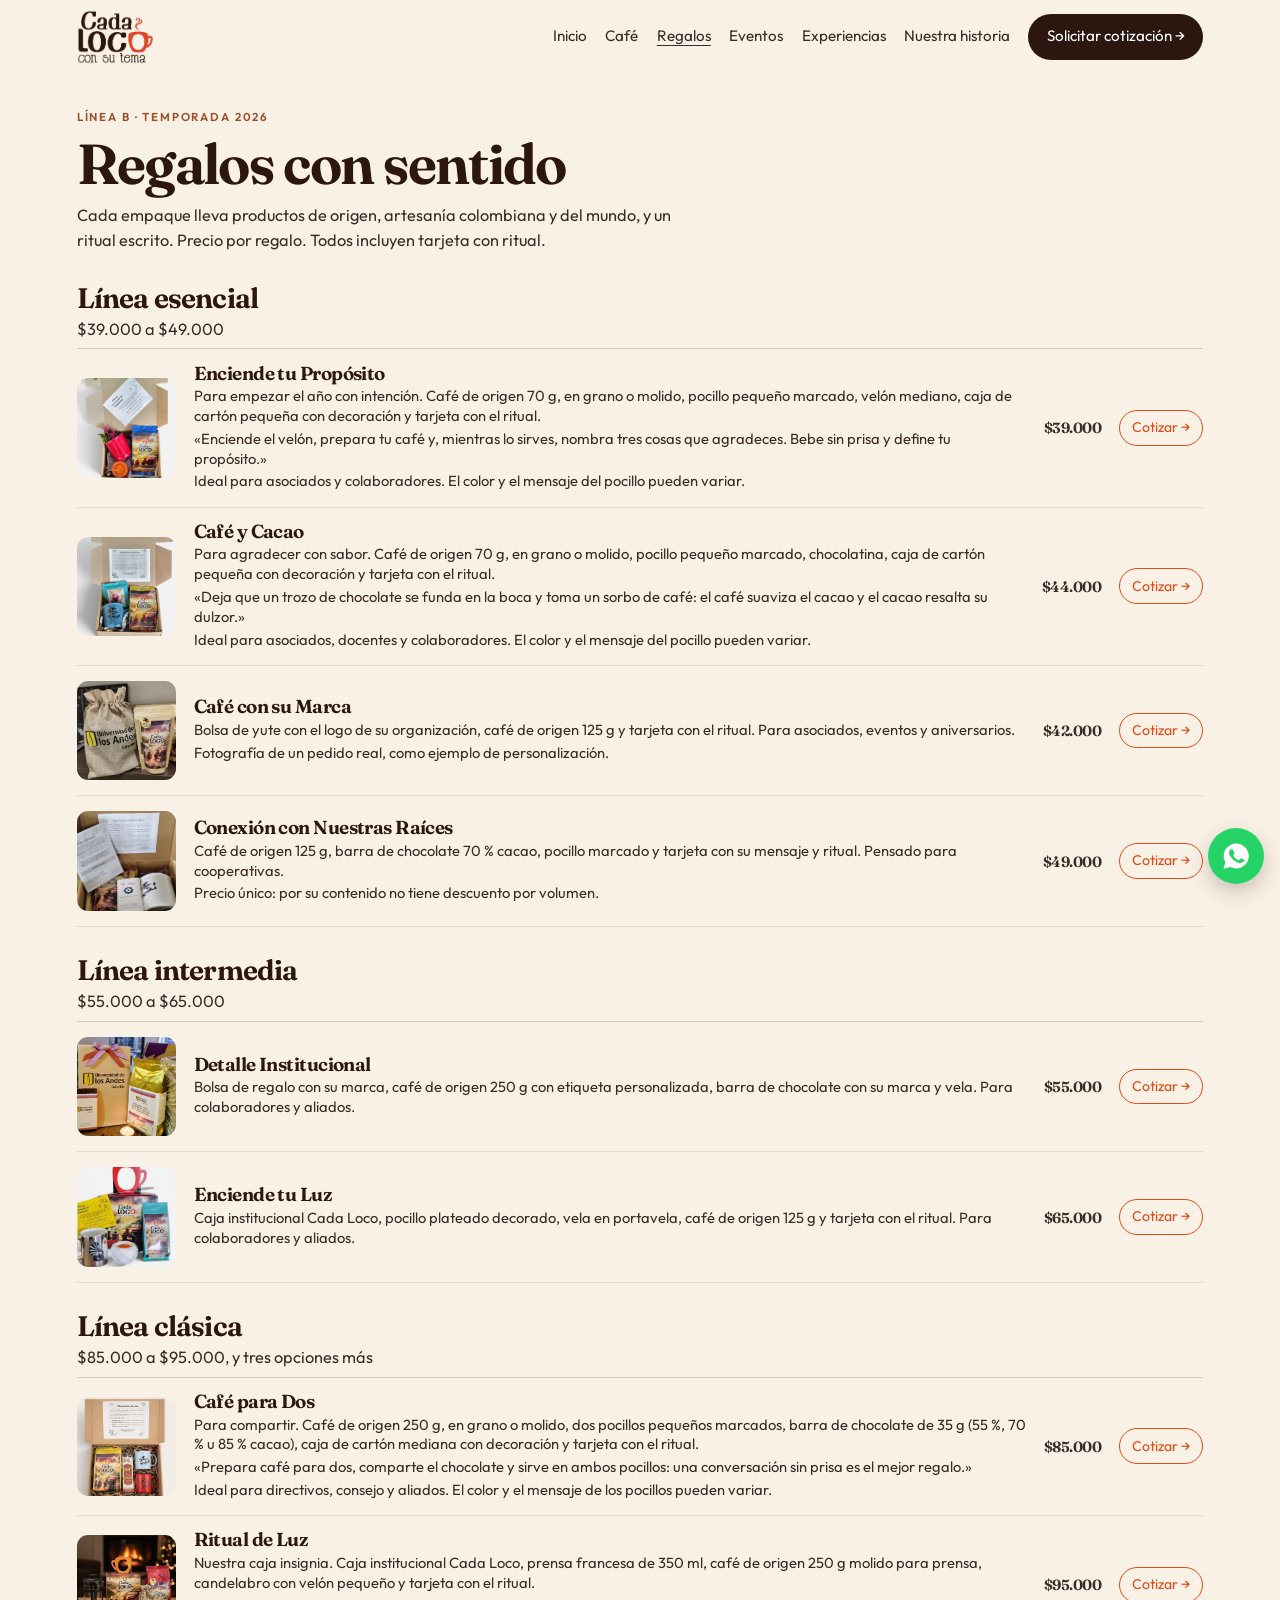
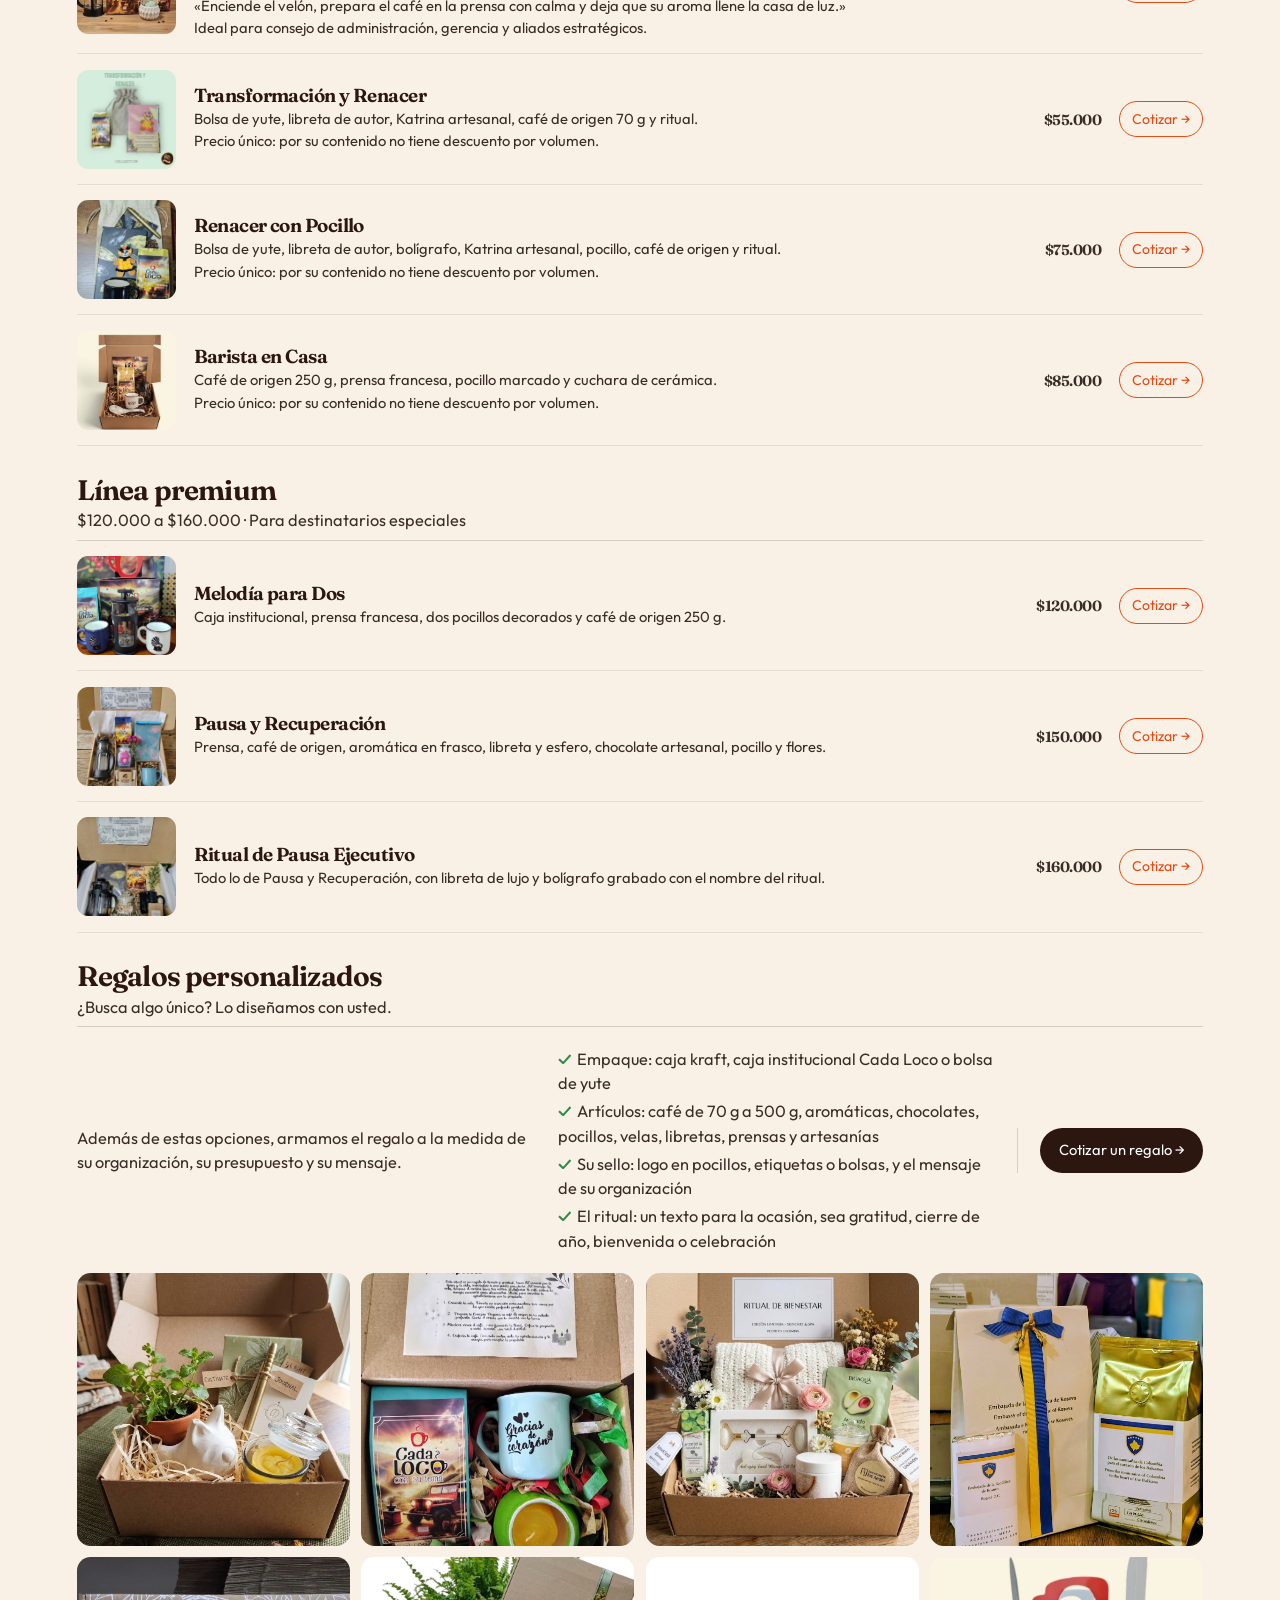
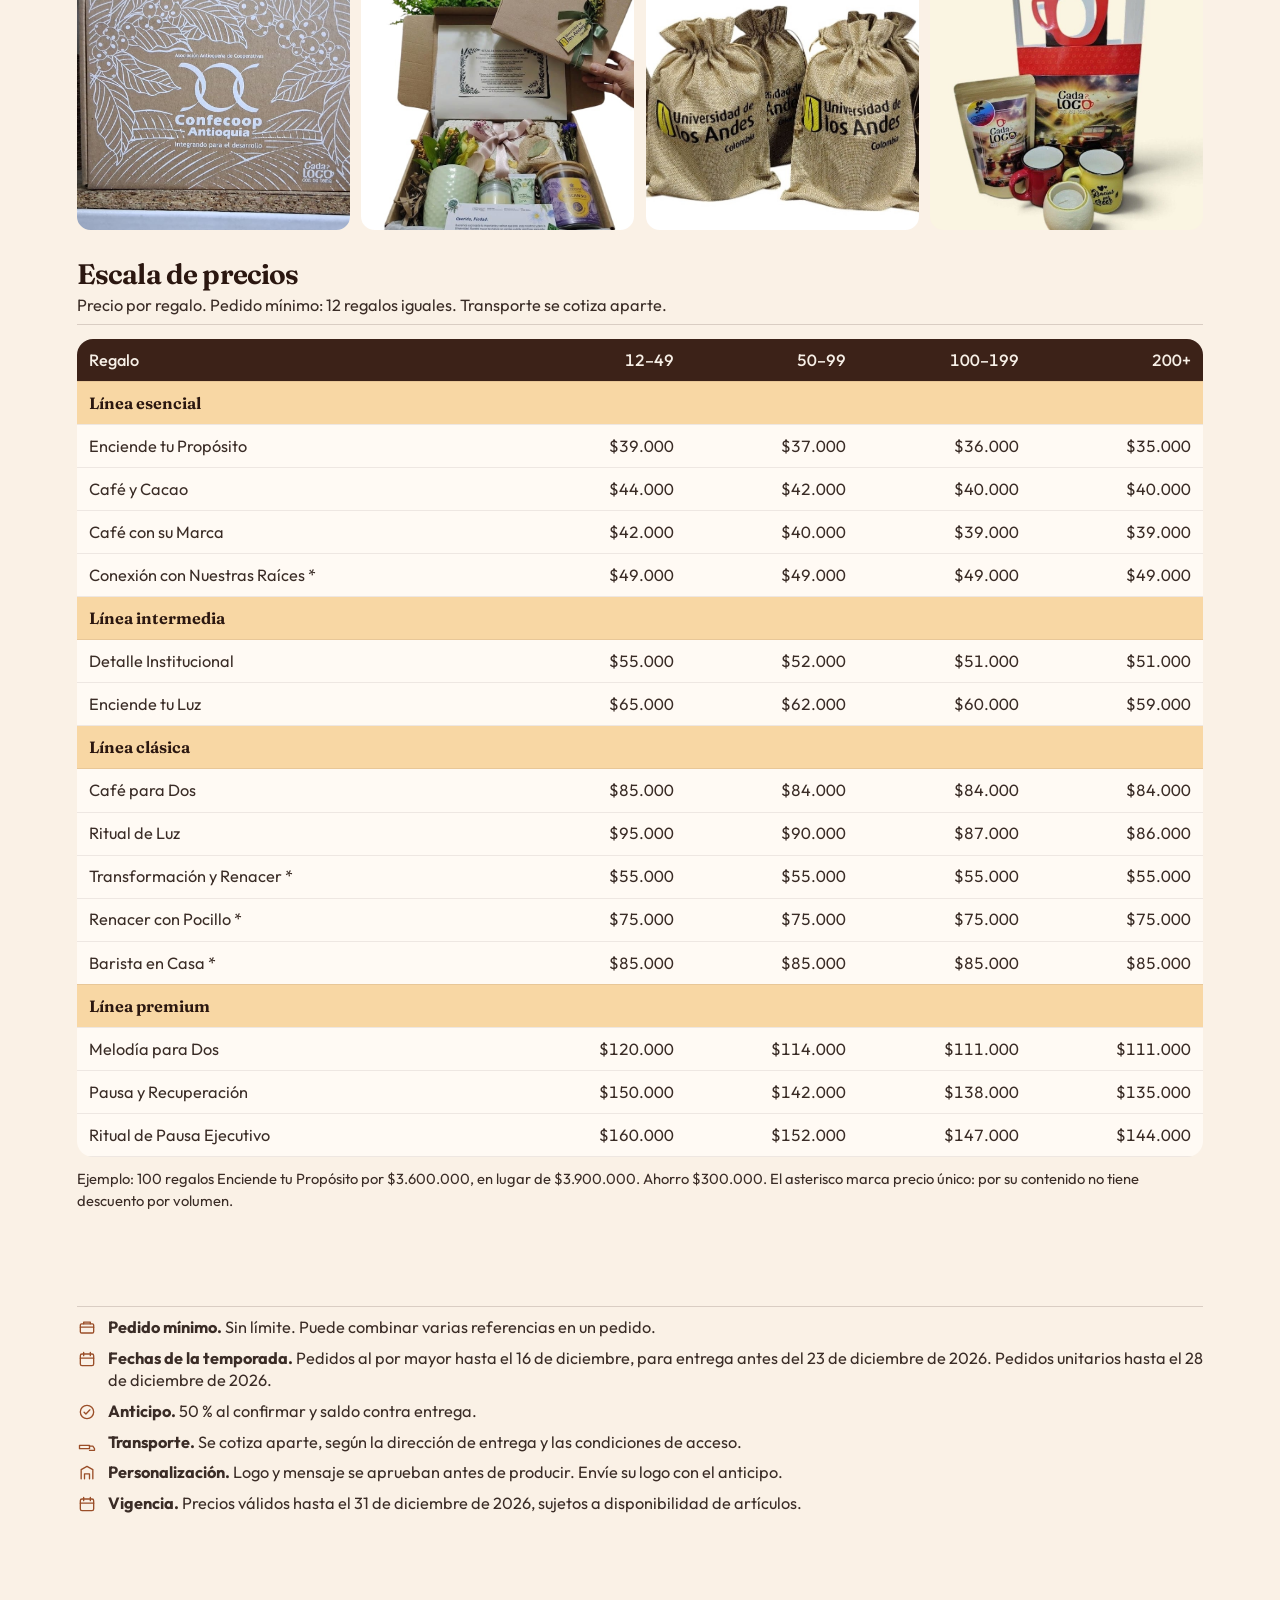
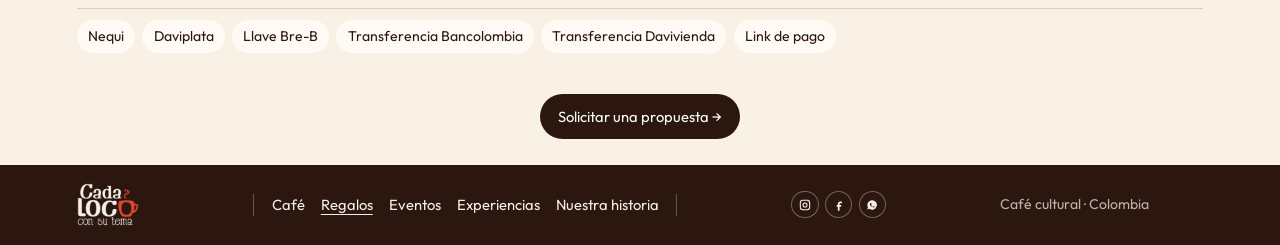
<file: regalos.html>
<!DOCTYPE html>
<html lang="es">
  <head>
    <meta charset="utf-8" />
    <meta name="viewport" content="width=device-width, initial-scale=1" />
    <title>Regalos con sentido | Cada Loco con su Tema</title>
    <meta
      name="description"
      content="Catálogo 2026 de regalos con sentido. Líneas esencial, intermedia, clásica y premium, con la escala de precios por volumen."
    />
    <link rel="icon" href="assets/favicon.png" type="image/png" />
    <link rel="preconnect" href="https://fonts.googleapis.com" />
    <link rel="preconnect" href="https://fonts.gstatic.com" crossorigin />
    <link
      href="https://fonts.googleapis.com/css2?family=Fraunces:ital,opsz,wght@0,9..144,560;0,9..144,650;1,9..144,560&family=Outfit:wght@400;500;600&display=swap"
      rel="stylesheet"
    />
    <link rel="stylesheet" href="css/site.css?v=98" />
  </head>
  <body data-animate>
    <a class="skip" href="#contenido">Saltar al contenido</a>
    <header class="site-header">
      <a class="brand" href="index.html" aria-label="Cada Loco con su Tema, inicio">
        <img src="assets/logo-mark.png" alt="" width="739" height="512" />
      </a>
      <button class="nav-toggle" type="button" aria-expanded="false" aria-controls="menu" data-nav-toggle>
        Menú
      </button>
      <nav class="nav" id="menu" data-nav>
        <a href="index.html">Inicio</a>
        <a href="proveeduria.html">Café</a>
        <a href="regalos.html" aria-current="page">Regalos</a>
        <a href="eventos.html">Eventos</a>
        <a href="experiencias.html">Experiencias</a>
        <a href="cafe.html">Nuestra historia</a>
        <a class="btn" href="cotizar.html">Solicitar cotización →</a>
      </nav>
    </header>

    <main id="contenido" class="gifts">
      <header class="gifts-hero">
        <div class="wrap">
          <p class="eyebrow">Línea B · Temporada 2026</p>
          <h1>Regalos con sentido</h1>
          <p>
            Cada empaque lleva productos de origen, artesanía colombiana y del
            mundo, y un ritual escrito. Precio por regalo. Todos incluyen
            tarjeta con ritual.
          </p>
        </div>
      </header>

      <section class="wrap">
        <div class="gift-head">
          <h2>Línea esencial</h2>
          <p>$39.000 a $49.000</p>
        </div>

        <article class="offer">
          <img src="assets/catalog/enciende-proposito.jpg" alt="Caja con pocillo rojo, velón naranja, café de origen y la tarjeta Enciende tu Propósito." width="900" height="1000" />
          <div>
            <h3>Enciende tu Propósito</h3>
            <p>Para empezar el año con intención. Café de origen 70 g, en grano o molido, pocillo pequeño marcado, velón mediano, caja de cartón pequeña con decoración y tarjeta con el ritual.</p>
            <p>«Enciende el velón, prepara tu café y, mientras lo sirves, nombra tres cosas que agradeces. Bebe sin prisa y define tu propósito.»</p>
            <p class="offer-note"><span>Ideal para asociados y colaboradores. El color y el mensaje del pocillo pueden variar.</span></p>
          </div>
          <p class="offer-price">$39.000</p>
          <a class="offer-go" href="cotizar.html?linea=Regalos%20con%20sentido">Cotizar →</a>
        </article>

        <article class="offer">
          <img src="assets/catalog/cafe-y-cacao.jpg" alt="Caja con pocillo azul, chocolatina, café de origen y la tarjeta Café y Cacao." width="900" height="1000" />
          <div>
            <h3>Café y Cacao</h3>
            <p>Para agradecer con sabor. Café de origen 70 g, en grano o molido, pocillo pequeño marcado, chocolatina, caja de cartón pequeña con decoración y tarjeta con el ritual.</p>
            <p>«Deja que un trozo de chocolate se funda en la boca y toma un sorbo de café: el café suaviza el cacao y el cacao resalta su dulzor.»</p>
            <p class="offer-note"><span>Ideal para asociados, docentes y colaboradores. El color y el mensaje del pocillo pueden variar.</span></p>
          </div>
          <p class="offer-price">$44.000</p>
          <a class="offer-go" href="cotizar.html?linea=Regalos%20con%20sentido">Cotizar →</a>
        </article>

        <article class="offer">
          <img src="assets/catalog/cafe-con-su-marca.jpg" alt="Bolsa de yute con el logo de una organización y bolsa de café de origen Castillo." width="900" height="1000" />
          <div>
            <h3>Café con su Marca</h3>
            <p>Bolsa de yute con el logo de su organización, café de origen 125 g y tarjeta con el ritual. Para asociados, eventos y aniversarios.</p>
            <p class="offer-note"><span>Fotografía de un pedido real, como ejemplo de personalización.</span></p>
          </div>
          <p class="offer-price">$42.000</p>
          <a class="offer-go" href="cotizar.html?linea=Regalos%20con%20sentido">Cotizar →</a>
        </article>

        <article class="offer">
          <img src="assets/catalog/conexion-raices.jpg" alt="Caja con café de origen, barra de cacao 70 % y pocillo Hecho con gratitud." width="900" height="1000" />
          <div>
            <h3>Conexión con Nuestras Raíces</h3>
            <p>Café de origen 125 g, barra de chocolate 70 % cacao, pocillo marcado y tarjeta con su mensaje y ritual. Pensado para cooperativas.</p>
            <p class="offer-note"><span>Precio único: por su contenido no tiene descuento por volumen.</span></p>
          </div>
          <p class="offer-price">$49.000</p>
          <a class="offer-go" href="cotizar.html?linea=Regalos%20con%20sentido">Cotizar →</a>
        </article>

        <div class="gift-head">
          <h2>Línea intermedia</h2>
          <p>$55.000 a $65.000</p>
        </div>

        <article class="offer">
          <img src="assets/catalog/detalle-institucional.jpg" alt="Bolsa de regalo con logo, café en bolsa dorada, chocolate marcado y una vela." width="900" height="1000" />
          <div>
            <h3>Detalle Institucional</h3>
            <p>Bolsa de regalo con su marca, café de origen 250 g con etiqueta personalizada, barra de chocolate con su marca y vela. Para colaboradores y aliados.</p>
          </div>
          <p class="offer-price">$55.000</p>
          <a class="offer-go" href="cotizar.html?linea=Regalos%20con%20sentido">Cotizar →</a>
        </article>

        <article class="offer">
          <img src="assets/catalog/enciende-luz.jpg" alt="Caja institucional, pocillo plateado, vela en portavela y café de origen." width="900" height="1000" />
          <div>
            <h3>Enciende tu Luz</h3>
            <p>Caja institucional Cada Loco, pocillo plateado decorado, vela en portavela, café de origen 125 g y tarjeta con el ritual. Para colaboradores y aliados.</p>
          </div>
          <p class="offer-price">$65.000</p>
          <a class="offer-go" href="cotizar.html?linea=Regalos%20con%20sentido">Cotizar →</a>
        </article>

        <div class="gift-head">
          <h2>Línea clásica</h2>
          <p>$85.000 a $95.000, y tres opciones más</p>
        </div>

        <article class="offer">
          <img src="assets/catalog/cafe-para-dos.jpg" alt="Caja con café de origen, barra de chocolate de 35 g y dos pocillos marcados." width="900" height="1000" />
          <div>
            <h3>Café para Dos</h3>
            <p>Para compartir. Café de origen 250 g, en grano o molido, dos pocillos pequeños marcados, barra de chocolate de 35 g (55 %, 70 % u 85 % cacao), caja de cartón mediana con decoración y tarjeta con el ritual.</p>
            <p>«Prepara café para dos, comparte el chocolate y sirve en ambos pocillos: una conversación sin prisa es el mejor regalo.»</p>
            <p class="offer-note"><span>Ideal para directivos, consejo y aliados. El color y el mensaje de los pocillos pueden variar.</span></p>
          </div>
          <p class="offer-price">$85.000</p>
          <a class="offer-go" href="cotizar.html?linea=Regalos%20con%20sentido">Cotizar →</a>
        </article>

        <article class="offer">
          <img src="assets/catalog/ritual-de-luz.jpg" alt="Prensa francesa, caja institucional, café de origen y candelabro con velón." width="900" height="700" />
          <div>
            <h3>Ritual de Luz</h3>
            <p>Nuestra caja insignia. Caja institucional Cada Loco, prensa francesa de 350 ml, café de origen 250 g molido para prensa, candelabro con velón pequeño y tarjeta con el ritual.</p>
            <p>«Enciende el velón, prepara el café en la prensa con calma y deja que su aroma llene la casa de luz.»</p>
            <p class="offer-note"><span>Ideal para consejo de administración, gerencia y aliados estratégicos.</span></p>
          </div>
          <p class="offer-price">$95.000</p>
          <a class="offer-go" href="cotizar.html?linea=Regalos%20con%20sentido">Cotizar →</a>
        </article>

        <article class="offer">
          <img src="assets/catalog/transformacion-renacer.jpg" alt="Bolsa de yute, café de origen y libreta con Katrina artesanal." width="900" height="900" />
          <div>
            <h3>Transformación y Renacer</h3>
            <p>Bolsa de yute, libreta de autor, Katrina artesanal, café de origen 70 g y ritual.</p>
            <p class="offer-note"><span>Precio único: por su contenido no tiene descuento por volumen.</span></p>
          </div>
          <p class="offer-price">$55.000</p>
          <a class="offer-go" href="cotizar.html?linea=Regalos%20con%20sentido">Cotizar →</a>
        </article>

        <article class="offer">
          <img src="assets/catalog/renacer-pocillo.jpg" alt="Libreta de autor, bolígrafo, Katrina artesanal, pocillo y café de origen." width="900" height="1100" />
          <div>
            <h3>Renacer con Pocillo</h3>
            <p>Bolsa de yute, libreta de autor, bolígrafo, Katrina artesanal, pocillo, café de origen y ritual.</p>
            <p class="offer-note"><span>Precio único: por su contenido no tiene descuento por volumen.</span></p>
          </div>
          <p class="offer-price">$75.000</p>
          <a class="offer-go" href="cotizar.html?linea=Regalos%20con%20sentido">Cotizar →</a>
        </article>

        <article class="offer">
          <img src="assets/catalog/barista-en-casa.jpg" alt="Caja con café de origen 250 g, prensa francesa, pocillo y cuchara de cerámica." width="900" height="900" />
          <div>
            <h3>Barista en Casa</h3>
            <p>Café de origen 250 g, prensa francesa, pocillo marcado y cuchara de cerámica.</p>
            <p class="offer-note"><span>Precio único: por su contenido no tiene descuento por volumen.</span></p>
          </div>
          <p class="offer-price">$85.000</p>
          <a class="offer-go" href="cotizar.html?linea=Regalos%20con%20sentido">Cotizar →</a>
        </article>

        <div class="gift-head">
          <h2>Línea premium</h2>
          <p>$120.000 a $160.000 · Para destinatarios especiales</p>
        </div>

        <article class="offer">
          <img src="assets/catalog/melodia-para-dos.jpg" alt="Prensa francesa, dos pocillos decorados, café de origen y caja institucional." width="900" height="1200" />
          <div>
            <h3>Melodía para Dos</h3>
            <p>Caja institucional, prensa francesa, dos pocillos decorados y café de origen 250 g.</p>
          </div>
          <p class="offer-price">$120.000</p>
          <a class="offer-go" href="cotizar.html?linea=Regalos%20con%20sentido">Cotizar →</a>
        </article>

        <article class="offer">
          <img src="assets/catalog/pausa-recuperacion.jpg" alt="Caja con prensa, café, aromática, libreta, chocolate artesanal, pocillo y flores." width="900" height="1100" />
          <div>
            <h3>Pausa y Recuperación</h3>
            <p>Prensa, café de origen, aromática en frasco, libreta y esfero, chocolate artesanal, pocillo y flores.</p>
          </div>
          <p class="offer-price">$150.000</p>
          <a class="offer-go" href="cotizar.html?linea=Regalos%20con%20sentido">Cotizar →</a>
        </article>

        <article class="offer">
          <img src="assets/catalog/pausa-ejecutivo.jpg" alt="Caja premium con prensa, libreta de lujo, bolígrafo grabado, café, aromática, pocillo y chocolate." width="900" height="1100" />
          <div>
            <h3>Ritual de Pausa Ejecutivo</h3>
            <p>Todo lo de Pausa y Recuperación, con libreta de lujo y bolígrafo grabado con el nombre del ritual.</p>
          </div>
          <p class="offer-price">$160.000</p>
          <a class="offer-go" href="cotizar.html?linea=Regalos%20con%20sentido">Cotizar →</a>
        </article>

        <div class="gift-head">
          <h2>Regalos personalizados</h2>
          <p>¿Busca algo único? Lo diseñamos con usted.</p>
        </div>
        <div class="custom-band">
          <p>Además de estas opciones, armamos el regalo a la medida de su organización, su presupuesto y su mensaje.</p>
          <ul>
            <li>Empaque: caja kraft, caja institucional Cada Loco o bolsa de yute</li>
            <li>Artículos: café de 70 g a 500 g, aromáticas, chocolates, pocillos, velas, libretas, prensas y artesanías</li>
            <li>Su sello: logo en pocillos, etiquetas o bolsas, y el mensaje de su organización</li>
            <li>El ritual: un texto para la ocasión, sea gratitud, cierre de año, bienvenida o celebración</li>
          </ul>
          <div class="custom-action">
            <a class="btn" href="cotizar.html?linea=Un%20regalo%20a%20la%20medida">Cotizar un regalo →</a>
          </div>
        </div>
        <div class="made-grid">
          <img src="assets/catalog/medida-cultiva.jpg" alt="Regalo a la medida con planta, libreta, vela y figura de cerámica." width="800" height="900" />
          <img src="assets/catalog/medida-proposito.jpg" alt="Caja personalizada con café, pocillo y velón, y la tarjeta Enciende tu Propósito." width="800" height="900" />
          <img src="assets/catalog/medida-spa.jpg" alt="Caja de ritual de bienestar con flores, rodillo facial y productos de cuidado." width="900" height="800" />
          <img src="assets/catalog/medida-embajada.jpg" alt="Bolsa y café con la etiqueta de una embajada, y chocolate marcado." width="900" height="1000" />
          <img src="assets/catalog/medida-confecoop.jpg" alt="Caja kraft impresa para Confecoop Antioquia." width="1000" height="700" />
          <img src="assets/catalog/medida-bienestar.jpg" alt="Caja de bienestar con manta, vela, flores y tarjeta personalizada." width="800" height="1000" />
          <img src="assets/catalog/medida-yute.jpg" alt="Bolsas de yute marcadas con el logo de una universidad." width="1000" height="700" />
          <img src="assets/catalog/medida-pocillos.jpg" alt="Caja institucional con dos pocillos, una vela y café de origen." width="800" height="900" />
        </div>

        <div class="gift-head">
          <h2>Escala de precios</h2>
          <p>Precio por regalo. Pedido mínimo: 12 regalos iguales. Transporte se cotiza aparte.</p>
        </div>
        <div class="scale">
          <table>
            <thead>
              <tr>
                <th>Regalo</th>
                <th>12–49</th>
                <th>50–99</th>
                <th>100–199</th>
                <th>200+</th>
              </tr>
            </thead>
            <tbody>
              <tr class="group"><td colspan="5">Línea esencial</td></tr>
              <tr><td>Enciende tu Propósito</td><td>$39.000</td><td>$37.000</td><td>$36.000</td><td>$35.000</td></tr>
              <tr><td>Café y Cacao</td><td>$44.000</td><td>$42.000</td><td>$40.000</td><td>$40.000</td></tr>
              <tr><td>Café con su Marca</td><td>$42.000</td><td>$40.000</td><td>$39.000</td><td>$39.000</td></tr>
              <tr><td>Conexión con Nuestras Raíces *</td><td>$49.000</td><td>$49.000</td><td>$49.000</td><td>$49.000</td></tr>
              <tr class="group"><td colspan="5">Línea intermedia</td></tr>
              <tr><td>Detalle Institucional</td><td>$55.000</td><td>$52.000</td><td>$51.000</td><td>$51.000</td></tr>
              <tr><td>Enciende tu Luz</td><td>$65.000</td><td>$62.000</td><td>$60.000</td><td>$59.000</td></tr>
              <tr class="group"><td colspan="5">Línea clásica</td></tr>
              <tr><td>Café para Dos</td><td>$85.000</td><td>$84.000</td><td>$84.000</td><td>$84.000</td></tr>
              <tr><td>Ritual de Luz</td><td>$95.000</td><td>$90.000</td><td>$87.000</td><td>$86.000</td></tr>
              <tr><td>Transformación y Renacer *</td><td>$55.000</td><td>$55.000</td><td>$55.000</td><td>$55.000</td></tr>
              <tr><td>Renacer con Pocillo *</td><td>$75.000</td><td>$75.000</td><td>$75.000</td><td>$75.000</td></tr>
              <tr><td>Barista en Casa *</td><td>$85.000</td><td>$85.000</td><td>$85.000</td><td>$85.000</td></tr>
              <tr class="group"><td colspan="5">Línea premium</td></tr>
              <tr><td>Melodía para Dos</td><td>$120.000</td><td>$114.000</td><td>$111.000</td><td>$111.000</td></tr>
              <tr><td>Pausa y Recuperación</td><td>$150.000</td><td>$142.000</td><td>$138.000</td><td>$135.000</td></tr>
              <tr><td>Ritual de Pausa Ejecutivo</td><td>$160.000</td><td>$152.000</td><td>$147.000</td><td>$144.000</td></tr>
            </tbody>
          </table>
        </div>
        <p class="scale-note">Ejemplo: 100 regalos Enciende tu Propósito por $3.600.000, en lugar de $3.900.000. Ahorro $300.000. El asterisco marca precio único: por su contenido no tiene descuento por volumen.</p>

        <div class="gift-head">
          <h2>Condiciones</h2>
          <p>Cómo hacer su pedido. Precios en pesos colombianos por regalo.</p>
        </div>
        <ul class="cond-card">
          <li>
            <svg viewBox="0 0 24 24" aria-hidden="true"><rect x="4" y="7" width="16" height="11" rx="1.5"/><path d="M4 11h16M8 7V5h8v2"/></svg>
            <span><strong>Pedido mínimo.</strong> Sin límite. Puede combinar varias referencias en un pedido.</span>
          </li>
          <li>
            <svg viewBox="0 0 24 24" aria-hidden="true"><rect x="4" y="6" width="16" height="14" rx="2"/><path d="M4 11h16M8 4v4M16 4v4"/></svg>
            <span><strong>Fechas de la temporada.</strong> Pedidos al por mayor hasta el 16 de diciembre, para entrega antes del 23 de diciembre de 2026. Pedidos unitarios hasta el 28 de diciembre de 2026.</span>
          </li>
          <li>
            <svg viewBox="0 0 24 24" aria-hidden="true"><circle cx="12" cy="12" r="8"/><path d="M8.5 12.2l2.2 2.2 4.8-5"/></svg>
            <span><strong>Anticipo.</strong> 50 % al confirmar y saldo contra entrega.</span>
          </li>
          <li>
            <svg viewBox="0 0 24 24" aria-hidden="true"><path d="M3 16h12v4H3z"/><path d="M15 17h4l2 3v2h-6"/></svg>
            <span><strong>Transporte.</strong> Se cotiza aparte, según la dirección de entrega y las condiciones de acceso.</span>
          </li>
          <li>
            <svg viewBox="0 0 24 24" aria-hidden="true"><path d="M5 19V8l7-4 7 4v11"/><path d="M9 19v-6h6v6"/></svg>
            <span><strong>Personalización.</strong> Logo y mensaje se aprueban antes de producir. Envíe su logo con el anticipo.</span>
          </li>
          <li>
            <svg viewBox="0 0 24 24" aria-hidden="true"><rect x="4" y="6" width="16" height="14" rx="2"/><path d="M4 11h16M8 4v4M16 4v4"/></svg>
            <span><strong>Vigencia.</strong> Precios válidos hasta el 31 de diciembre de 2026, sujetos a disponibilidad de artículos.</span>
          </li>
        </ul>

        <div class="gift-head">
          <h2>Formas de pago</h2>
          <p>Los datos para el pago se envían con la cotización. Toda compra se respalda con factura electrónica.</p>
        </div>
        <ul class="pay-list">
          <li>Nequi</li>
          <li>Daviplata</li>
          <li>Llave Bre-B</li>
          <li>Transferencia Bancolombia</li>
          <li>Transferencia Davivienda</li>
          <li>Link de pago</li>
        </ul>

        <div class="gifts-close">
          <a class="btn" href="cotizar.html?linea=Regalos%20con%20sentido">Solicitar una propuesta →</a>
        </div>
      </section>
    </main>

    <footer class="site-footer">
      <div class="wrap footer-row">
        <a class="brand" href="index.html">
          <img src="assets/logo-mark-light.png" alt="Cada Loco con su Tema" width="739" height="512" />
        </a>
        <nav class="footer-nav" aria-label="Pie de página">
          <a href="proveeduria.html">Café</a>
          <a href="regalos.html" aria-current="page">Regalos</a>
          <a href="eventos.html">Eventos</a>
          <a href="experiencias.html">Experiencias</a>
          <a href="cafe.html">Nuestra historia</a>
        </nav>
        <div class="social">
          <a href="https://instagram.com/cadaloco.co" aria-label="Instagram">Ig</a>
          <a href="https://facebook.com/cadaloco.co" aria-label="Facebook">Fb</a>
          <a href="https://wa.me/573138527043" aria-label="WhatsApp">Wa</a>
        </div>
        <p class="footer-note">Café cultural · Colombia</p>
      </div>
    </footer>
    <script src="js/site.js?v=8"></script>
    <script src="js/motion.js?v=9"></script>
  </body>
</html>
</file>
<file: css/site.css>
:root {
  --paper: #faf1e6;
  --ink: #2b1710;
  --text: #3a2c26;
  --muted: #6a5b52;
  --rust: #e44a16;
  --mustard: #e8a31d;
  --orange: #e36a28;
  --brown: #3c1e12;
  --line: rgba(43, 23, 16, 0.14);
  --header: 4.6rem;
  --wrap: 108rem;
  --gutter: clamp(1.725rem, 6vw, 4.8rem);
  --page: max(var(--gutter), calc((100vw - var(--wrap)) * 0.75));
  --serif: "Fraunces", "Iowan Old Style", Palatino, serif;
  --sans: "Outfit", "Avenir Next", sans-serif;
}

*,
*::before,
*::after {
  box-sizing: border-box;
}

html {
  scroll-behavior: smooth;
}

[id] {
  scroll-margin-top: calc(var(--header) + 0.8rem);
}

body {
  margin: 0;
  background: var(--paper);
  color: var(--text);
  font-family: var(--sans);
  font-size: 1.02rem;
  line-height: 1.5;
}

img {
  display: block;
  max-width: 100%;
  height: auto;
}

a {
  color: inherit;
}

:focus-visible {
  outline: 2px solid var(--rust);
  outline-offset: 3px;
}

.skip {
  position: absolute;
  left: 1rem;
  top: -4rem;
  background: #fff;
  color: var(--ink);
  padding: 0.45rem 0.7rem;
  z-index: 6;
}

.skip:focus {
  top: 0.6rem;
}

.wrap {
  width: min(var(--wrap), calc(162rem - 50vw), calc(100% - var(--gutter) * 2));
  margin-inline: auto;
}

h1,
h2,
h3 {
  margin: 0;
  color: var(--ink);
  font-family: var(--serif);
  font-weight: 650;
  letter-spacing: -0.03em;
  line-height: 1;
}

h1 {
  font-size: clamp(2.9rem, 5vw, 4.55rem);
  max-width: 11ch;
}

h2 {
  font-size: clamp(2.15rem, 4vw, 3.35rem);
}

p {
  margin: 0;
}

.accent {
  color: var(--rust);
}

.eyebrow {
  display: flex;
  align-items: center;
  gap: 0.7rem;
  margin: 0 0 0.7rem;
  color: var(--rust);
  font-size: 0.72rem;
  font-weight: 600;
  letter-spacing: 0.16em;
  text-transform: uppercase;
}

.eyebrow::after {
  content: "";
  width: 2.2rem;
  height: 2px;
  background: var(--rust);
}

.btn {
  display: inline-flex;
  align-items: center;
  gap: 0.45rem;
  padding: 0.72rem 1.15rem;
  border-radius: 999px;
  background: var(--ink);
  color: #fff;
  font-size: 0.92rem;
  text-decoration: none;
}

.btn:hover {
  background: var(--rust);
}

.btn.light {
  background: #fff;
  color: var(--ink);
}

.btn.light:hover {
  background: var(--paper);
}

.site-header {
  position: sticky;
  top: 0;
  z-index: 8;
  display: flex;
  align-items: center;
  justify-content: space-between;
  gap: 1rem;
  min-height: var(--header);
  padding: 0.55rem calc((100% - min(var(--wrap), 162rem - 50vw, 100% - var(--gutter) * 2)) / 2);
  background: var(--paper);
}

.home .site-header {
  background: transparent;
}

.home .site-header.is-solid {
  background: var(--paper);
}

.brand {
  display: flex;
  align-items: center;
  gap: 0.55rem;
  color: var(--ink);
  text-decoration: none;
}

.brand img {
  width: auto;
  height: 3.35rem;
}

.brand strong,
.brand em {
  display: block;
  font-style: normal;
}

.brand strong {
  font-family: var(--serif);
  font-size: 1.15rem;
  font-weight: 650;
  letter-spacing: -0.04em;
  line-height: 1;
}

.brand em {
  margin-top: 0.08rem;
  font-family: var(--serif);
  font-size: 0.98rem;
  font-style: normal;
  font-weight: 650;
  letter-spacing: -0.03em;
  line-height: 1;
}

.nav {
  display: flex;
  align-items: center;
  gap: 1.15rem;
}

.nav a {
  font-size: 0.95rem;
  text-decoration: none;
}

.nav a[aria-current="page"] {
  text-decoration: underline;
  text-underline-offset: 0.28em;
}

.nav-rule {
  width: 1px;
  height: 1.4rem;
  background: rgba(43, 23, 16, 0.28);
}

.nav-toggle {
  display: none;
  border: 1px solid var(--line);
  background: transparent;
  color: var(--ink);
  font: inherit;
  padding: 0.35rem 0.65rem;
}

.home-hero {
  position: relative;
  z-index: 1;
  margin-top: 0;
  padding: 5.4rem 0 4.2rem;
  overflow: visible;
  pointer-events: none;
}

.hero-grid {
  display: grid;
  grid-template-columns: minmax(17rem, 28rem) minmax(0, 1fr);
  align-items: stretch;
  column-gap: 0.4rem;
}

.hero-copy {
  display: flex;
  flex-direction: column;
  align-items: flex-start;
  height: 100%;
  padding-top: 1.15rem;
  z-index: 1;
  pointer-events: auto;
}

.hero-copy::before,
.hero-copy::after {
  content: "";
  margin-top: auto;
}

.hero-copy h1 .line {
  display: block;
  white-space: nowrap;
  padding: 0.08em 0 0.16em;
  margin: -0.08em 0 -0.16em;
}

.hero-copy .word {
  display: inline-block;
  white-space: nowrap;
}

.home-hero p {
  max-width: 22rem;
  margin-top: 1.1rem;
}

.hero-copy p .lead-line {
  display: block;
}

.hero-copy .btn {
  margin-top: 1.25rem;
  margin-bottom: 0;
}

.hero-photo {
  width: calc(129% + var(--page));
  max-width: none;
  height: auto;
  margin-right: calc(var(--page) * -1);
  margin-bottom: -5.2%;
  justify-self: end;
  align-self: end;
  pointer-events: none;
}

.portafolio {
  padding: 2.2rem 0 1.6rem;
}

.port-head {
  display: grid;
  grid-template-columns: max-content minmax(0, 1fr);
  column-gap: 2.25rem;
  align-items: center;
}

.port-head > div {
  display: contents;
}

.port-head .eyebrow {
  grid-column: 1 / -1;
  grid-row: 1;
  justify-self: start;
  width: max-content;
}

.port-head h2 {
  grid-column: 1;
  grid-row: 2;
  width: max-content;
  max-width: 13ch;
  font-size: clamp(2.45rem, 3.4vw, 3.25rem);
}

.port-copy {
  position: relative;
  grid-column: 2;
  grid-row: 2;
  justify-self: start;
  align-self: center;
  max-width: 36rem;
  margin: 0;
  padding-left: 2.25rem;
  color: var(--muted);
  font-size: 1.02rem;
  line-height: 1.45;
}

.port-copy::before {
  content: "";
  position: absolute;
  left: 0;
  top: 50%;
  width: 1px;
  height: 2.7rem;
  background: rgba(43, 23, 16, 0.38);
  transform: translateY(-50%);
}

.orbits {
  position: relative;
  display: grid;
  grid-template-columns: repeat(4, minmax(0, 1fr));
  align-items: start;
  gap: clamp(1.6rem, 3.4vw, 4.6rem);
  width: 100%;
  margin: 2.5rem 0 0;
}

.orbit img {
  width: 100%;
  height: auto;
  aspect-ratio: 900 / 654;
  object-fit: contain;
  object-position: center bottom;
}

.orbit-leaf {
  position: absolute;
  left: -4.5rem;
  top: 1.2rem;
  z-index: 2;
  width: 5.2rem;
  pointer-events: none;
}

.orbit {
  text-align: left;
}

.arch-go {
  display: grid;
  width: 1.7rem;
  height: 1.7rem;
  margin-top: 0.95rem;
  place-items: center;
  border: 1.5px solid var(--rust);
  border-radius: 50%;
  color: var(--rust);
  font-size: 0.95rem;
  line-height: 1;
  text-decoration: none;
}

.orbit h3 {
  margin-top: 0.7rem;
  font-size: 1.2rem;
  font-weight: 650;
  line-height: 1.08;
}

.orbit p {
  max-width: 18ch;
  min-height: 4.05em;
  margin-top: 0.35rem;
  color: var(--muted);
  font-size: 0.92rem;
  line-height: 1.35;
}

.wave {
  position: relative;
  overflow: visible;
  background: transparent;
  color: #f6efe6;
}

.wave-photo {
  position: relative;
  z-index: 1;
  display: block;
  width: 100%;
  height: auto;
  pointer-events: none;
  user-select: none;
}

.wave-photo.top {
  aspect-ratio: 1920 / 106.557;
  margin-bottom: -1px;
}

.wave-photo.bottom {
  aspect-ratio: 1920 / 126.807;
  margin-top: -1px;
}

.wave-fill {
  background: #3e1d13;
}

.wave-arc {
  position: absolute;
  z-index: 2;
  left: 0;
  top: 0;
  margin-top: 4.1%;
  width: 100%;
  height: auto;
  pointer-events: none;
}

.wave-grid {
  position: relative;
  z-index: 2;
  display: grid;
  grid-template-columns: 0.95fr 1fr;
  gap: 1.2rem;
  align-items: center;
  padding: 0;
}

.wave h2,
.wave .eyebrow {
  color: #f6efe6;
}

.wave h2 {
  max-width: 24ch;
  font-size: clamp(2.15rem, 3.4vw, 3rem);
}

.wave p {
  max-width: 34rem;
  margin-top: 0.5rem;
}

.wave .btn {
  margin-top: 0.7rem;
}

.wave-copy {
  grid-column: 2;
}

.hand {
  position: absolute;
  z-index: 3;
  left: -24.314%;
  top: 0;
  width: 72.285%;
  height: auto;
  margin: 1.227% 0 0;
  pointer-events: none;
  -webkit-mask-image: linear-gradient(#fff, #fff), url("../assets/wave-bottom-keep.svg?v=1");
  mask-image: linear-gradient(#fff, #fff), url("../assets/wave-bottom-keep.svg?v=1");
  -webkit-mask-repeat: no-repeat;
  mask-repeat: no-repeat;
  -webkit-mask-composite: source-over;
  mask-composite: add;
}

.historia {
  position: relative;
  z-index: 2;
  padding: 3.2rem 0 2.8rem;
  background: var(--paper);
}

.historia .wrap {
  display: grid;
  grid-template-columns: minmax(16rem, 0.82fr) minmax(0, 1.18fr);
  gap: clamp(1.4rem, 3vw, 3rem);
  align-items: center;
}

.historia h2 {
  max-width: 20ch;
  font-size: clamp(2.45rem, 3.5vw, 3.45rem);
  line-height: 0.96;
}

.historia .lede,
.origin-card p {
  max-width: 34ch;
  margin-top: 1rem;
  color: var(--text);
  font-size: 0.98rem;
  line-height: 1.45;
}

.regalos-home p {
  max-width: 22rem;
  margin-top: 0.9rem;
  line-height: 1.45;
}

.regalos-home .btn {
  margin-top: 1.25rem;
}

.more {
  display: inline-block;
  margin-top: 1.25rem;
  color: var(--ink);
  font-weight: 650;
}

.more span {
  text-decoration: underline;
  text-underline-offset: 0.18em;
  text-decoration-thickness: 1px;
}

.collage {
  position: relative;
  min-height: 32rem;
}

.polaroid {
  background: #fff;
  padding: 0.7rem 0.7rem 1.85rem;
  box-shadow: 0 16px 34px rgba(43, 23, 16, 0.14);
}

.polaroid img {
  display: block;
  width: 100%;
  height: 16.5rem;
  object-fit: cover;
}

.shot-land {
  position: relative;
  z-index: 1;
  width: 76%;
  margin-top: 1.4rem;
  margin-left: 6%;
  transform: rotate(-2.5deg);
}

.shot-land img {
  object-position: 28% 78%;
}

.tape {
  position: absolute;
  z-index: 2;
  top: -0.45rem;
  left: 46%;
  width: 4.6rem;
  height: 1.35rem;
  background: linear-gradient(#f3dcb8, #e4c08a);
  opacity: 0.92;
  transform: rotate(-7deg);
  box-shadow: 0 1px 2px rgba(43, 23, 16, 0.16);
}

.shot-man {
  position: absolute;
  z-index: 3;
  right: 1%;
  bottom: 0.4rem;
  width: 36%;
  transform: rotate(4.5deg);
}

.shot-man img {
  height: 13.2rem;
  object-position: center 18%;
  filter: grayscale(1) contrast(1.08);
}

.seal {
  position: absolute;
  z-index: 4;
  left: -1.6rem;
  bottom: 1.1rem;
  display: flex;
  align-items: center;
  gap: 0.15rem;
  transform: rotate(-12deg);
}

.polaroid img.stamp {
  width: 7.4rem;
  height: 7.4rem;
  flex: none;
  object-fit: contain;
  object-position: center;
  filter: drop-shadow(0 6px 10px rgba(43, 23, 16, 0.16));
}

.postmark {
  width: 4.4rem;
  margin-top: 1.1rem;
  color: var(--rust);
  fill: none;
  stroke: currentColor;
  stroke-width: 2.4;
  stroke-linecap: round;
  opacity: 0.9;
}

.origin {
  position: relative;
  z-index: 1;
  margin-top: -2.5rem;
  padding: 0;
  background: var(--paper);
}

.origin-photo {
  display: block;
  width: 100%;
  height: auto;
  min-height: 0;
  -webkit-mask-image: linear-gradient(to bottom, transparent 0%, #000 16%, #000 100%);
  mask-image: linear-gradient(to bottom, transparent 0%, #000 16%, #000 100%);
}

.origin-card {
  position: absolute;
  z-index: 2;
  top: auto;
  right: var(--page);
  bottom: 5%;
  width: min(34rem, 42vw);
  margin: 0;
  padding: 1.4rem 0 1.1rem 3.2rem;
  background: none;
  transform: none;
  text-align: right;
}

.origin-card::before {
  content: "";
  position: absolute;
  z-index: -1;
  inset: -2.2rem calc(var(--origin-right, var(--page)) * -1) -2.4rem -6rem;
  background: linear-gradient(
    90deg,
    transparent 0%,
    rgba(250, 241, 230, 0.28) 22%,
    rgba(250, 241, 230, 0.62) 52%,
    rgba(250, 241, 230, 0.8) 100%
  );
  -webkit-mask-image: linear-gradient(to bottom, transparent, #000 10%, #000 94%, transparent);
  mask-image: linear-gradient(to bottom, transparent, #000 10%, #000 94%, transparent);
  pointer-events: none;
}

.origin-card .eyebrow {
  justify-content: flex-end;
  color: var(--ink);
}

.origin-card .eyebrow::after {
  background: var(--rust);
}

.origin-card h2,
.origin-card p {
  margin-left: auto;
}

.origin-card h2 {
  max-width: 14ch;
  font-size: clamp(2rem, 3vw, 2.7rem);
  line-height: 0.98;
}

.regalos-home {
  padding: 3.2rem 0 4.2rem;
  overflow: hidden;
}

.regalos-home .wrap {
  width: auto;
  max-width: none;
  margin: 0;
  padding-left: calc(var(--page) * 1.5);
  display: grid;
  grid-template-columns: minmax(18rem, 24.75rem) minmax(0, calc(44rem * 4 / 3));
  justify-content: space-between;
  gap: 1.5rem;
  align-items: center;
}

.regalos-home .wrap > div:first-child {
  position: relative;
  z-index: 2;
  padding-right: 4.5rem;
}

.gift-frame {
  position: relative;
  width: 100%;
  max-width: calc(44rem * 4 / 3);
  min-height: 24rem;
  justify-self: end;
}

.gift-frame::before {
  content: "";
  position: absolute;
  left: -6rem;
  top: 50%;
  z-index: 0;
  width: 22rem;
  height: 22rem;
  border-radius: 50%;
  background: var(--orange);
  transform: translateY(-50%);
}

.gift-frame img {
  position: relative;
  z-index: 1;
  width: 100%;
  height: 26rem;
  object-fit: cover;
  object-position: center 58%;
  border-radius: 46% 0 0 46% / 80% 0 0 80%;
}

.site-footer {
  background: var(--ink);
  color: #f6efe6;
  padding: 1.15rem 0;
}

.footer-row {
  display: flex;
  align-items: center;
  justify-content: space-between;
  gap: 1rem;
}

.site-footer .brand,
.site-footer .brand strong,
.site-footer .brand em,
.site-footer a {
  color: #f6efe6;
}

.site-footer .brand img {
  height: 2.7rem;
}

.footer-nav {
  display: flex;
  gap: 1rem;
  padding: 0 1.1rem;
  border-left: 1px solid rgba(246, 239, 230, 0.28);
  border-right: 1px solid rgba(246, 239, 230, 0.28);
  font-size: 0.92rem;
}

.footer-nav a {
  text-decoration: none;
}

.social {
  display: flex;
  gap: 0.4rem;
}

.social a {
  display: grid;
  width: 1.7rem;
  height: 1.7rem;
  place-items: center;
  border: 1px solid rgba(246, 239, 230, 0.35);
  border-radius: 50%;
  background: center / 0.85rem no-repeat;
  color: transparent;
  font-size: 0;
  text-decoration: none;
}

.social a[aria-label="Instagram"] {
  background-image: url("data:image/svg+xml,%3Csvg xmlns='http://www.w3.org/2000/svg' viewBox='0 0 24 24' fill='none' stroke='%23f6efe6' stroke-width='1.8'%3E%3Crect x='4' y='4' width='16' height='16' rx='4'/%3E%3Ccircle cx='12' cy='12' r='3.5'/%3E%3Ccircle cx='17.2' cy='6.8' r='0.8' fill='%23f6efe6' stroke='none'/%3E%3C/svg%3E");
}

.social a[aria-label="Facebook"] {
  background-image: url("data:image/svg+xml,%3Csvg xmlns='http://www.w3.org/2000/svg' viewBox='0 0 24 24' fill='%23f6efe6'%3E%3Cpath d='M14 9h3V6h-3c-2.2 0-4 1.8-4 4v2H8v3h2v7h3v-7h2.6l.4-3H13v-2c0-.6.4-1 1-1z'/%3E%3C/svg%3E");
}

.social a[aria-label="WhatsApp"] {
  background-image: url("data:image/svg+xml,%3Csvg xmlns='http://www.w3.org/2000/svg' viewBox='0 0 24 24' fill='%23f6efe6'%3E%3Cpath d='M12 4a8 8 0 0 0-6.9 12l-1 3.6 3.7-1A8 8 0 1 0 12 4zm4.3 11.2c-.2.5-1 .9-1.4.9-.3 0-.8.1-2.4-.6-2-.9-3.3-2.9-3.4-3-.1-.2-.8-1.1-.8-2s.5-1.4.7-1.6.4-.3.6-.3h.4c.1 0 .3 0 .5.4.2.5.6 1.6.7 1.7.1.1.1.3 0 .4-.1.2-.2.3-.3.5l-.2.2c-.1.1-.2.2-.1.4.2.3.7 1.1 1.5 1.8.9.7 1.6 1 1.9 1.1.2.1.4 0 .5-.1l.6-.7c.2-.2.3-.2.5-.1l1.5.7c.2.1.3.2.4.3.1.2 0 .6-.2 1.1z'/%3E%3C/svg%3E");
}

.footer-note {
  color: rgba(246, 239, 230, 0.72);
  font-size: 0.88rem;
}

.site-footer .wrap {
  padding-right: 3.4rem;
}

.wa-float {
  position: fixed;
  right: 1rem;
  bottom: 1rem;
  z-index: 25;
  display: grid;
  place-items: center;
  width: 3.5rem;
  height: 3.5rem;
  border-radius: 50%;
  background: #25d366;
  color: #fff;
  box-shadow: 0 8px 20px rgba(43, 23, 16, 0.22);
}

.wa-float:hover {
  background: #1ebe5d;
}

.wa-float svg {
  width: 1.9rem;
  height: 1.9rem;
}

.page-hero {
  padding: 2.6rem 0 0.4rem;
}

.page-hero h1 {
  font-size: clamp(2.7rem, 5vw, 4.4rem);
  max-width: 14ch;
}

.page-hero p,
.lede {
  max-width: 40rem;
  margin-top: 0.9rem;
}

.section {
  padding: 3.2rem 0;
}

.split,
.pair,
.contacts,
.principles {
  display: grid;
  grid-template-columns: 1fr 1fr;
  gap: 1.5rem;
}

.photos {
  display: grid;
  grid-template-columns: 1.2fr 0.8fr 0.8fr;
  gap: 0.7rem;
  margin-top: 1.6rem;
}

.photos img {
  width: 100%;
  height: 18rem;
  object-fit: cover;
}

.product {
  padding-top: 1rem;
  border-top: 1px solid var(--line);
}

.product h2 {
  font-size: clamp(1.7rem, 3vw, 2.3rem);
}

.table-scroll {
  overflow-x: auto;
  margin-top: 1.3rem;
}

table {
  width: 100%;
  min-width: 36rem;
  border-collapse: collapse;
  font-variant-numeric: tabular-nums;
}

th,
td {
  padding: 0.72rem 0.7rem 0.72rem 0;
  border-bottom: 1px solid var(--line);
  text-align: left;
  vertical-align: top;
}

.num {
  text-align: right;
  white-space: nowrap;
}

.fine {
  color: var(--muted);
  font-size: 0.92rem;
}

.gift {
  display: grid;
  grid-template-columns: 11rem minmax(0, 1fr) auto;
  gap: 1.2rem;
  align-items: start;
  padding: 1.4rem 0;
  border-top: 1px solid var(--line);
}

.gift:not(:has(img)) {
  grid-template-columns: minmax(0, 1fr) auto;
}

.gift img {
  width: 100%;
  aspect-ratio: 1;
  object-fit: cover;
}

.gift h3 {
  font-size: 1.6rem;
}

.gift ul {
  margin: 0.65rem 0 0;
  padding-left: 1.1rem;
}

.gift blockquote {
  margin: 0.75rem 0 0;
  font-family: var(--serif);
  font-size: 1.12rem;
  font-style: italic;
  line-height: 1.35;
}

.price {
  margin: 0;
  color: var(--rust);
  font-family: var(--serif);
  font-size: 1.6rem;
  letter-spacing: -0.03em;
}

.band-title {
  margin-top: 2.4rem;
}

.line-index {
  margin: 1.4rem 0 0;
  padding: 0;
  list-style: none;
  border-top: 1px solid var(--line);
}

.line-index a {
  display: grid;
  grid-template-columns: 3rem 1fr;
  gap: 0.8rem;
  padding: 1rem 0.2rem;
  border-bottom: 1px solid var(--line);
  text-decoration: none;
}

.stations a {
  grid-template-columns: 1fr;
}

.letter {
  color: var(--rust);
  font-family: var(--serif);
  font-size: 1.8rem;
  line-height: 1;
}

.line-index strong {
  display: block;
  font-family: var(--serif);
  font-size: 1.3rem;
  font-weight: 560;
}

.principles {
  margin: 1.2rem 0 0;
  padding: 0;
  list-style: none;
}

.principles li {
  padding: 0.9rem 1rem 0.9rem 0;
  border-top: 1px solid var(--line);
}

.principles strong {
  display: block;
  font-family: var(--serif);
  font-size: 1.2rem;
  font-weight: 560;
}

.form {
  display: grid;
  gap: 0.95rem;
  max-width: 38rem;
  margin-top: 1.4rem;
}

label {
  display: grid;
  gap: 0.3rem;
}

input,
select,
textarea {
  padding: 0.55rem 0;
  border: 0;
  border-bottom: 1px solid var(--ink);
  border-radius: 0;
  background: transparent;
  color: var(--ink);
  font: inherit;
}

textarea {
  min-height: 7rem;
  resize: vertical;
}

button[type="submit"] {
  justify-self: start;
  margin-top: 0.3rem;
  padding: 0.75rem 1.15rem;
  border: 0;
  border-radius: 999px;
  background: var(--ink);
  color: #fff;
  font: inherit;
  cursor: pointer;
}

button[type="submit"]:hover {
  background: var(--rust);
}

.contacts {
  margin-top: 2.2rem;
  padding-top: 1.3rem;
  border-top: 1px solid var(--line);
}

@media (max-width: 980px) {
  html,
  body {
    overflow-x: clip;
  }

  .nav-toggle {
    display: inline-flex;
    border-radius: 999px;
    padding: 0.4rem 0.85rem;
    background: var(--paper);
  }

  .nav-rule {
    display: none;
  }

  .home .site-header:has(.nav.is-open) {
    background: var(--paper);
  }

  .nav {
    display: none;
    position: absolute;
    top: 100%;
    left: 0;
    right: 0;
    flex-direction: column;
    align-items: flex-start;
    gap: 0.15rem;
    padding: 0.4rem var(--page) 1rem;
    background: var(--paper);
  }

  .site-header {
    flex-wrap: wrap;
  }

  .nav.is-open {
    display: flex;
    position: static;
    width: 100%;
    padding-top: 0.7rem;
    padding-bottom: 1.1rem;
  }

  .nav a {
    padding: 0.4rem 0;
  }

  .port-head > div {
    display: block;
  }

  .port-head .eyebrow,
  .port-head h2,
  .port-copy {
    grid-column: auto;
    grid-row: auto;
    width: auto;
  }

  .port-copy {
    margin-top: 1rem;
    padding-left: 0;
  }

  .port-copy::before {
    content: none;
  }

  .hero-grid,
  .port-head,
  .wave-grid,
  .historia .wrap,
  .regalos-home .wrap,
  .split,
  .pair,
  .contacts,
  .principles,
  .footer-row,
  .photos {
    grid-template-columns: 1fr;
  }

  .home-hero {
    margin-top: 0;
    padding: 1.3rem 0 1.4rem;
    pointer-events: auto;
  }

  .hero-copy {
    height: auto;
    padding-top: 1.2rem;
  }

  .hero-copy::before,
  .hero-copy::after {
    content: none;
  }

  .hero-copy .btn {
    margin-top: 1.5rem;
  }

  .hero-photo {
    width: calc(100% + var(--page) * 2);
    max-width: none;
    margin: 0.7rem calc(var(--page) * -1) 0;
  }

  .hero-copy .btn {
    margin-bottom: 0;
  }

  .orbits {
    grid-template-columns: 1fr 1fr;
    width: 100%;
    margin-right: 0;
    margin-left: 0;
  }

  .collage {
    min-height: 24rem;
    transform: translateX(1.25rem);
  }

  .shot-land {
    width: 78%;
    margin-left: 0;
  }

  .shot-man {
    width: 40%;
  }

  .shot-land img {
    object-position: 8% 50%;
  }

  .shot-man img {
    object-position: center;
  }

  .wave {
    overflow: clip;
  }

  .wave-photo.top {
    position: relative;
    z-index: 2;
  }

  .wave-fill {
    position: relative;
    display: flex;
    flex-direction: column;
  }

  .wave-copy {
    grid-column: auto;
  }

  .wave-grid {
    order: 1;
    z-index: 4;
    padding-top: 1.35rem;
    padding-bottom: 0.2rem;
  }

  .hand {
    order: 2;
    position: relative;
    left: auto;
    top: auto;
    z-index: 3;
    display: block;
    width: 136%;
    max-width: none;
    margin: 0.15rem 0 -4.2rem -36%;
  }

  .wave-arc {
    top: auto;
    bottom: 4.8rem;
    left: calc((3 / 1024) * -190%);
    z-index: 1;
    width: 190%;
    margin-top: 0;
  }

  .origin {
    display: flex;
    flex-direction: column;
    margin-top: 0.4rem;
  }

  .origin-photo {
    order: 2;
    height: 15rem;
    object-fit: cover;
    object-position: left center;
  }

  .origin-card {
    order: 1;
    position: relative;
    top: auto;
    right: auto;
    width: auto;
    margin: 0 0 0.35rem;
    padding: 0.2rem var(--page) 0.15rem;
    transform: none;
    text-align: left;
  }

  .origin-card .eyebrow {
    justify-content: flex-start;
  }

  .origin-card h2,
  .origin-card p {
    margin-left: 0;
    margin-right: auto;
    text-align: left;
  }

  .origin-card::before {
    content: none;
  }

  .footer-row {
    flex-direction: column;
    align-items: flex-start;
    gap: 0.85rem;
  }

  .footer-nav {
    flex-wrap: wrap;
    gap: 0.35rem 0.9rem;
    padding: 0;
    border: 0;
  }

  .site-footer {
    padding: 1.4rem 0 5.4rem;
  }

  .site-footer .wrap {
    padding-right: 0;
  }

  .regalos-home .wrap {
    padding-right: 0;
  }

  .regalos-home .wrap > div:first-child {
    padding-right: 0;
  }

  .gift-frame {
    width: 100%;
    margin-right: 0;
    justify-self: end;
  }

  .gift-frame::before {
    width: 11rem;
    height: 11rem;
    left: -1.4rem;
  }

  .gift-frame img {
    height: 16rem;
  }

  .gift {
    grid-template-columns: 1fr;
  }

  .gift img {
    max-width: 16rem;
  }

  .collage {
    min-height: 22rem;
  }
}

.supply-hero {
  padding: 1.5rem 0 0.2rem;
}

.supply-hero .eyebrow {
  color: #9a4e28;
}

.supply-hero .eyebrow::after {
  content: none;
}

.supply-hero h1 {
  max-width: 16ch;
  font-size: clamp(2.5rem, 4.4vw, 3.55rem);
}

.supply-hero p {
  max-width: 40rem;
  margin-top: 0.75rem;
}

.supply-lines {
  display: grid;
  grid-template-columns: 1fr 1fr;
  gap: 1rem;
  margin-top: 1.5rem;
}

.line-card {
  display: grid;
  grid-template-columns: 8.6rem minmax(0, 1fr) auto;
  gap: 0.7rem 0.9rem;
  align-items: center;
  padding: 0.85rem 1rem 0.85rem 0.55rem;
  border-radius: 1.45rem;
  background: #fffaf4;
  box-shadow: 0 12px 30px rgba(43, 23, 16, 0.06);
}

.line-visual {
  position: relative;
  height: 9.4rem;
}

.line-visual::before {
  content: "";
  position: absolute;
  left: 50%;
  bottom: 0.15rem;
  width: 7.1rem;
  height: 7.1rem;
  border-radius: 50%;
  transform: translateX(-50%);
}

.line-visual.origin::before {
  bottom: 0.35rem;
  width: 7.4rem;
  height: 7.4rem;
  background: #f3b15a;
}

.line-visual.inst::before {
  background: #f4e4d2;
}

.line-visual img {
  position: relative;
  z-index: 1;
  width: 100%;
  height: 100%;
  object-fit: contain;
  object-position: center bottom;
}

.line-visual.origin img {
  object-fit: contain;
  object-position: center 18%;
  -webkit-mask-image: linear-gradient(#000 42%, transparent 76%), linear-gradient(to right, transparent, #000 10%, #000 90%, transparent);
  mask-image: linear-gradient(#000 42%, transparent 76%), linear-gradient(to right, transparent, #000 10%, #000 90%, transparent);
  -webkit-mask-composite: source-in;
  mask-composite: intersect;
}

.line-visual img.pack {
  -webkit-mask-image: none;
  mask-image: none;
  object-fit: contain;
  object-position: center;
}

.pack-row {
  display: grid;
  grid-template-columns: repeat(4, 1fr);
  gap: 0.75rem;
  margin-top: 1rem;
}

.pack-row figure {
  margin: 0;
}

.pack-row img {
  width: 100%;
  height: 16rem;
  object-fit: cover;
  border-radius: 1rem;
  background: #fffaf4;
}

.pack-row figcaption {
  margin-top: 0.35rem;
  color: var(--muted);
  font-size: 0.82rem;
}

.line-copy h2 {
  font-size: clamp(1.45rem, 2vw, 1.85rem);
  line-height: 1.02;
}

.line-copy p {
  margin-top: 0.45rem;
  color: var(--text);
  font-size: 0.92rem;
  line-height: 1.4;
}

.line-go {
  display: grid;
  width: 2.35rem;
  height: 2.35rem;
  place-items: center;
  border: 1.5px solid var(--ink);
  border-radius: 50%;
  color: var(--ink);
  text-decoration: none;
}

.line-go:hover {
  background: var(--ink);
  color: #fff;
}

.supply-board {
  margin-top: 1.35rem;
  padding-bottom: 3rem;
}

.supply-board .table-scroll {
  margin-top: 0;
  border-radius: 1.35rem;
  background: #fffaf4;
  box-shadow: 0 10px 28px rgba(43, 23, 16, 0.05);
}

.supply-board table {
  min-width: 44rem;
  border-collapse: separate;
  border-spacing: 0;
}

.supply-board th,
.supply-board td {
  padding: 0.78rem 0.9rem;
  border-bottom: 1px solid rgba(43, 23, 16, 0.08);
  vertical-align: middle;
}

.supply-board thead th {
  background: #3c2218;
  color: #f6efe6;
  font-weight: 500;
  border-bottom: 0;
}

.supply-board thead th:first-child {
  border-radius: 1.35rem 0 0 0;
}

.supply-board thead th:last-child {
  border-radius: 0 1.35rem 0 0;
}

.supply-board tbody tr:last-child td,
.supply-board tbody tr:last-child th {
  border-bottom: 0;
}

.supply-board .tag {
  width: 8.4rem;
  padding: 0.8rem 0.7rem;
  border-bottom: 0;
  color: var(--ink);
  font-family: var(--serif);
  font-size: 1.2rem;
  font-weight: 650;
  letter-spacing: -0.03em;
  line-height: 1.05;
  text-align: center;
}

.supply-board .tag svg {
  display: block;
  width: 1.7rem;
  height: 1.7rem;
  margin: 0 auto 0.4rem;
  fill: none;
  stroke: currentColor;
  stroke-width: 1.6;
  stroke-linecap: round;
  stroke-linejoin: round;
}

.supply-board .tag.especial {
  background: #f8d7a4;
}

.supply-board .tag.inst {
  background: #f6c9b4;
}

.supply-notes {
  display: grid;
  grid-template-columns: repeat(4, 1fr);
  gap: 0.8rem 1.2rem;
  margin: 0.9rem 0 0;
  padding: 1.05rem 1.2rem;
  list-style: none;
  border-radius: 1.35rem;
  background: #fffaf4;
  box-shadow: 0 10px 28px rgba(43, 23, 16, 0.05);
}

.supply-notes li {
  display: flex;
  gap: 0.65rem;
  align-items: flex-start;
  color: var(--text);
  font-size: 0.9rem;
  line-height: 1.35;
}

.supply-notes svg {
  flex: none;
  width: 1.7rem;
  height: 1.7rem;
  margin-top: 0.1rem;
  color: #c4552a;
  fill: none;
  stroke: currentColor;
  stroke-width: 1.6;
  stroke-linecap: round;
  stroke-linejoin: round;
}

.supply-notes strong {
  display: block;
  color: var(--ink);
  font-family: var(--serif);
  font-size: 1.02rem;
  font-weight: 650;
}

.supply-cta {
  display: grid;
  justify-items: center;
  margin-top: 1.7rem;
}

.supply-cta .btn {
  padding: 0.85rem 1.45rem;
}

.supply-cta .more {
  margin-top: 0.85rem;
}

@media (max-width: 980px) {
  .supply-lines {
    grid-template-columns: 1fr;
  }

  .pack-row {
    grid-template-columns: 1fr 1fr;
  }

  .supply-notes {
    grid-template-columns: 1fr 1fr;
  }

  .line-card {
    grid-template-columns: 6.2rem minmax(0, 1fr) auto;
    gap: 0.55rem;
    padding-right: 0.7rem;
  }

  .line-visual {
    height: 7.2rem;
  }

  .line-visual::before,
  .line-visual.origin::before {
    width: 5.5rem;
    height: 5.5rem;
  }

  .line-copy h2 {
    font-size: 1.28rem;
  }
}


.gifts-hero {
  padding: 1.5rem 0 0.15rem;
}

.gifts-hero .eyebrow {
  color: #9a4e28;
}

.gifts-hero .eyebrow::after {
  content: none;
}

.gifts-hero h1 {
  max-width: 16ch;
  font-size: clamp(2.5rem, 4.4vw, 3.55rem);
}

.gifts-hero p {
  max-width: 38rem;
  margin-top: 0.65rem;
}

.gift-head {
  margin-top: 1.85rem;
  padding-bottom: 0.45rem;
  border-bottom: 1px solid rgba(43, 23, 16, 0.16);
}

.gift-head h2 {
  font-size: clamp(1.55rem, 2.2vw, 1.85rem);
}

.gift-head p {
  margin-top: 0.28rem;
  color: var(--text);
}

.offer {
  display: grid;
  grid-template-columns: 6.2rem minmax(0, 1fr) auto auto;
  gap: 0.7rem 1.1rem;
  align-items: center;
  padding: 0.95rem 0;
  border-bottom: 1px solid rgba(43, 23, 16, 0.1);
}

.offer img {
  width: 6.2rem;
  height: 6.2rem;
  border-radius: 0.7rem;
  object-fit: cover;
  background: #fff;
}

.offer h3 {
  font-size: 1.18rem;
}

.offer p {
  margin-top: 0.18rem;
  color: var(--text);
  font-size: 0.92rem;
  line-height: 1.35;
}

.offer-note {
  display: flex;
  gap: 0.35rem;
  align-items: flex-start;
}

.offer-note svg {
  flex: none;
  width: 0.95rem;
  height: 0.95rem;
  margin-top: 0.15rem;
  color: #9a4e28;
  fill: none;
  stroke: currentColor;
  stroke-width: 1.6;
  stroke-linecap: round;
  stroke-linejoin: round;
}

.offer-price {
  margin: 0;
  color: var(--rust);
  font-family: var(--serif);
  font-size: 1.35rem;
  font-weight: 650;
  letter-spacing: -0.03em;
  text-align: right;
  white-space: nowrap;
}

.offer-price small {
  margin-right: 0.15rem;
  color: var(--rust);
  font-family: var(--sans);
  font-size: 0.78rem;
  font-weight: 500;
  letter-spacing: 0;
}

.offer-go {
  display: inline-flex;
  align-items: center;
  padding: 0.4rem 0.75rem;
  border: 1.5px solid var(--rust);
  border-radius: 999px;
  color: var(--rust);
  font-size: 0.88rem;
  text-decoration: none;
  white-space: nowrap;
}

.offer-go:hover {
  background: var(--rust);
  color: #fff;
}

.custom-band {
  display: grid;
  grid-template-columns: minmax(0, 1.05fr) minmax(0, 1fr) auto;
  gap: 1rem 1.4rem;
  align-items: center;
  padding: 1rem 0 0.15rem;
}

.custom-band ul {
  margin: 0;
  padding: 0;
  list-style: none;
}

.custom-band li {
  margin: 0.22rem 0;
}

.custom-band li::before {
  content: "✓";
  margin-right: 0.35rem;
  color: #2f8a45;
  font-weight: 650;
}

.custom-action {
  padding-left: 1.4rem;
  border-left: 1px solid rgba(43, 23, 16, 0.16);
}

.sku-row {
  display: grid;
  grid-template-columns: repeat(4, 1fr);
  gap: 0.75rem;
  margin-top: 0.85rem;
}

.sku {
  display: grid;
  grid-template-columns: 4.2rem 1fr;
  gap: 0.65rem;
  align-items: center;
  padding: 0.55rem 0.65rem 0.55rem 0.5rem;
  border-radius: 1rem;
  background: #fffaf4;
}

.sku img {
  width: 4.2rem;
  height: 4.2rem;
  object-fit: cover;
  border-radius: 0.45rem;
  background: #fff;
}

.sku strong {
  display: block;
  font-family: var(--serif);
  font-size: 1rem;
  font-weight: 650;
  line-height: 1.15;
}

.sku span {
  color: var(--muted);
  font-size: 0.86rem;
}

.sku b {
  display: block;
  margin-top: 0.12rem;
  color: var(--rust);
  font-family: var(--serif);
  font-size: 1.12rem;
}

.gifts-split {
  display: grid;
  grid-template-columns: minmax(16rem, 0.85fr) minmax(16rem, 1fr);
  gap: 2rem;
  align-items: start;
  margin-top: 0.9rem;
}

.vol-card {
  padding: 0.35rem 0.85rem 0.5rem;
  border: 1px solid rgba(43, 23, 16, 0.12);
  border-radius: 0.85rem;
  background: #fffaf4;
}

.vol-card .table-scroll {
  margin-top: 0;
}

.vol-card table {
  min-width: 0;
}

.vol-card th,
.vol-card td {
  padding: 0.55rem 0.35rem;
}

.vol-card th {
  font-weight: 650;
}

.cond-card {
  margin: 0.35rem 0 0;
  padding: 0;
  list-style: none;
}

.cond-card li {
  display: grid;
  grid-template-columns: 1.45rem 1fr;
  gap: 0.5rem;
  margin: 0.55rem 0;
  line-height: 1.35;
}

.cond-card svg {
  width: 1.25rem;
  height: 1.25rem;
  margin-top: 0.12rem;
  color: #9a4e28;
  fill: none;
  stroke: currentColor;
  stroke-width: 1.6;
  stroke-linecap: round;
  stroke-linejoin: round;
}

.scale {
  margin-top: 0.85rem;
  overflow-x: auto;
  border-radius: 1rem;
  background: #fffaf4;
}

.scale table {
  width: 100%;
  min-width: 42rem;
  border-collapse: collapse;
}

.scale th,
.scale td {
  padding: 0.55rem 0.75rem;
  border-bottom: 1px solid rgba(43, 23, 16, 0.08);
  text-align: right;
  white-space: nowrap;
}

.scale th:first-child,
.scale td:first-child {
  text-align: left;
  white-space: normal;
}

.scale thead th {
  background: #3c2218;
  color: #f6efe6;
  font-weight: 500;
}

.scale .group td {
  background: #f8d7a4;
  color: var(--ink);
  font-family: var(--serif);
  font-weight: 650;
  text-align: left;
}

.scale-note {
  margin-top: 0.7rem;
  color: var(--text);
  font-size: 0.92rem;
}

.made-grid {
  display: grid;
  grid-template-columns: repeat(4, 1fr);
  gap: 0.7rem;
  margin-top: 0.85rem;
}

.made-grid img {
  width: 100%;
  aspect-ratio: 1;
  object-fit: cover;
  border-radius: 0.85rem;
  background: #fffaf4;
}

.pay-list {
  display: flex;
  flex-wrap: wrap;
  gap: 0.45rem;
  margin: 0.7rem 0 0;
  padding: 0;
  list-style: none;
}

.pay-list li {
  padding: 0.35rem 0.7rem;
  border-radius: 999px;
  background: #fffaf4;
  color: var(--ink);
  font-size: 0.88rem;
}

.gifts-close {
  position: relative;
  margin-top: 1.4rem;
  padding: 1.2rem 0 1.6rem;
  text-align: center;
}

@media (max-width: 980px) {
  .offer {
    grid-template-columns: 4.6rem minmax(0, 1fr);
  }

  .offer-price,
  .offer-go {
    grid-column: 2;
    justify-self: start;
    text-align: left;
  }

  .custom-band,
  .gifts-split {
    grid-template-columns: 1fr;
  }

  .custom-action {
    padding-left: 0;
    border-left: 0;
  }

  .sku-row {
    grid-template-columns: 1fr 1fr;
  }

  .made-grid {
    grid-template-columns: 1fr 1fr;
  }
}

.footer-nav a[aria-current="page"] {
  text-decoration: underline;
  text-underline-offset: 0.28em;
}

.meet-hero {
  padding: 1.5rem 0 0.2rem;
}

.meet-hero .eyebrow {
  color: #c4552a;
}

.meet-hero .eyebrow::after {
  content: none;
}

.meet-hero h1 {
  max-width: 12ch;
  font-size: clamp(2.6rem, 4.6vw, 3.7rem);
}

.meet-hero p {
  max-width: 36rem;
  margin-top: 0.7rem;
}

.station {
  display: grid;
  grid-template-columns: 9.2rem minmax(0, 1fr) auto;
  gap: 0.9rem 1.1rem;
  align-items: center;
  margin-top: 0.75rem;
  padding: 0.65rem 0.9rem 0.65rem 0.65rem;
  border: 1px solid rgba(43, 23, 16, 0.12);
  border-radius: 1.15rem;
  background: rgba(255, 250, 244, 0.55);
}

.station img {
  width: 9.2rem;
  height: 6rem;
  object-fit: cover;
  border-radius: 0.75rem;
}

.station h3 {
  font-size: 1.28rem;
}

.station p {
  margin-top: 0.2rem;
  color: var(--text);
  font-size: 0.95rem;
  line-height: 1.35;
}

.station.wide {
  grid-template-columns: 15.5rem minmax(0, 1fr) auto;
}

.station.wide img {
  width: 15.5rem;
  height: 7.4rem;
}

.round-go {
  display: grid;
  width: 2.45rem;
  height: 2.45rem;
  place-items: center;
  border: 1.5px solid var(--rust);
  border-radius: 50%;
  color: var(--rust);
  text-decoration: none;
}

.round-go:hover {
  background: var(--rust);
  color: #fff;
}

.use-row {
  display: grid;
  grid-template-columns: repeat(4, 1fr);
  margin: 0.9rem 0 0;
  padding: 0.95rem 0.2rem;
  list-style: none;
  border: 1px solid rgba(43, 23, 16, 0.12);
  border-radius: 1.15rem;
  background: rgba(255, 250, 244, 0.55);
  text-align: center;
}

.use-row li {
  padding: 0.25rem 0.7rem;
  border-left: 1px solid rgba(43, 23, 16, 0.12);
}

.use-row li:first-child {
  border-left: 0;
}

.use-row svg {
  width: 1.7rem;
  height: 1.7rem;
  color: #c4552a;
  fill: none;
  stroke: currentColor;
  stroke-width: 1.6;
  stroke-linecap: round;
  stroke-linejoin: round;
}

.use-row strong {
  display: block;
  margin-top: 0.35rem;
  font-size: 0.92rem;
  font-weight: 600;
  line-height: 1.25;
}

.ritual-note {
  display: grid;
  grid-template-columns: auto 1fr;
  gap: 1rem;
  align-items: center;
  margin-top: 1.15rem;
  padding: 0.85rem 1.15rem;
  border: 1px solid rgba(43, 23, 16, 0.12);
  border-radius: 1.15rem;
}

.ritual-note svg {
  width: 2.4rem;
  height: 2.4rem;
  padding-right: 1rem;
  border-right: 1px solid rgba(43, 23, 16, 0.16);
  color: #c4552a;
  fill: none;
  stroke: currentColor;
  stroke-width: 1.6;
  stroke-linecap: round;
  stroke-linejoin: round;
}

.meet-cta {
  margin: 1.3rem 0 2.4rem;
  text-align: center;
}

@media (max-width: 980px) {
  .station,
  .station.wide {
    grid-template-columns: 1fr;
  }

  .station img,
  .station.wide img {
    width: 100%;
    height: 11rem;
  }

  .use-row {
    grid-template-columns: 1fr 1fr;
  }

  .use-row li:nth-child(odd) {
    border-left: 0;
  }

  .use-row li:nth-child(n + 3) {
    margin-top: 0.7rem;
    padding-top: 0.7rem;
    border-top: 1px solid rgba(43, 23, 16, 0.12);
  }
}

.house-hero {
  padding: 1.35rem 0 0;
}

.house-hero .eyebrow {
  color: #c4552a;
}

.house-hero .eyebrow::after {
  content: none;
}

.house-hero h1 {
  max-width: none;
  font-size: clamp(3.15rem, 5.5vw, 4.4rem);
}

.house-top {
  display: grid;
  grid-template-columns: minmax(0, 0.95fr) minmax(18rem, 1fr);
  gap: 1rem 1.4rem;
  align-items: center;
}

.house-top > div > p {
  max-width: 34rem;
  margin-top: 0.85rem;
}

.house-still {
  position: relative;
  height: 24rem;
}

.house-still img {
  display: block;
  width: 100%;
  height: 100%;
  object-fit: contain;
  object-position: center bottom;
}

.pretext {
  position: relative;
  z-index: 2;
  display: grid;
  grid-template-columns: auto minmax(0, 1fr) auto;
  gap: 0.85rem 1.45rem;
  align-items: center;
  margin-top: 0.4rem;
  padding: 1.15rem 1.35rem;
  border: 1px solid rgba(43, 23, 16, 0.12);
  border-radius: 1.2rem;
  background: rgba(255, 250, 244, 0.92);
}

.pretext-mark {
  display: grid;
  grid-template-columns: auto auto;
  gap: 0.95rem;
  align-items: center;
}

.pretext-mark svg {
  width: 2.45rem;
  height: 2.45rem;
  color: #c4552a;
  fill: none;
  stroke: currentColor;
  stroke-width: 1.7;
  stroke-linecap: round;
  stroke-linejoin: round;
}

.pretext-mark h2 {
  padding-left: 0.95rem;
  border-left: 1px solid rgba(43, 23, 16, 0.16);
}

.pretext h2 {
  font-size: clamp(1.45rem, 2vw, 1.85rem);
  line-height: 1.05;
}

.pretext p + p {
  margin-top: 0.7rem;
}

.pretext .offer-go {
  align-self: center;
  padding: 0.55rem 1rem;
}

.house-values {
  margin: 2.1rem auto 2.6rem;
}

.house-values h2 {
  display: flex;
  align-items: center;
  gap: 1rem;
  font-size: clamp(1.85rem, 3vw, 2.45rem);
}

.house-values h2::after {
  content: "";
  flex: 1;
  height: 1px;
  background: rgba(43, 23, 16, 0.18);
}

.values {
  display: grid;
  grid-template-columns: 1fr 1fr;
  gap: 0 2.4rem;
  margin: 0.7rem 0 0;
  padding: 0;
  list-style: none;
}

.values li {
  display: grid;
  grid-template-columns: auto minmax(0, 1fr);
  gap: 0.85rem;
  align-items: start;
  padding: 0.95rem 0;
  border-bottom: 1px solid rgba(43, 23, 16, 0.1);
}

.values h3 {
  font-size: 1.12rem;
}

.values p {
  margin-top: 0.18rem;
  color: var(--text);
  font-size: 0.95rem;
  line-height: 1.35;
}

.value-ico {
  display: grid;
  width: 2.65rem;
  height: 2.65rem;
  place-items: center;
  border-radius: 0.7rem;
  background: #f3e4d2;
}

.value-ico svg {
  width: 1.4rem;
  height: 1.4rem;
  color: #c4552a;
  fill: none;
  stroke: currentColor;
  stroke-width: 1.6;
  stroke-linecap: round;
  stroke-linejoin: round;
}

@media (max-width: 980px) {
  .house-top,
  .pretext,
  .values {
    grid-template-columns: 1fr;
  }

  .house-still {
    height: 18rem;
  }

  .pretext {
    margin-top: 1.2rem;
  }

  .pretext-mark h2 {
    padding-left: 0.85rem;
  }

  .pretext .offer-go {
    grid-column: auto;
    justify-self: start;
  }
}

.quote-hero {
  padding: 1.35rem 0 0.2rem;
}

.quote-hero .eyebrow {
  color: #c4552a;
}

.quote-hero .eyebrow::after {
  content: none;
}

.quote-hero h1 {
  max-width: 14ch;
  font-size: clamp(2.8rem, 5vw, 4.05rem);
}

.quote-hero p {
  max-width: 40rem;
  margin-top: 0.7rem;
}

.quote-grid {
  position: relative;
  display: grid;
  grid-template-columns: minmax(0, 1.15fr) minmax(17rem, 0.82fr);
  gap: 1rem 1.15rem;
  align-items: start;
  margin: 1.25rem auto 3.2rem;
}

.quote-form,
.quote-card,
.quote-notes {
  border: 1px solid rgba(43, 23, 16, 0.14);
  border-radius: 1.15rem;
  background: rgba(255, 250, 244, 0.55);
}

.quote-form {
  display: grid;
  gap: 1.15rem;
  padding: 1.3rem 1.35rem 1.15rem;
}

.quote-form label {
  gap: 0.15rem;
  color: #7a6c64;
  font-size: 0.92rem;
}

.quote-form .req {
  color: var(--rust);
}

.quote-form input,
.quote-form select,
.quote-form textarea {
  width: 100%;
  padding: 0.45rem 0 0.4rem;
  border-bottom: 1px solid rgba(43, 23, 16, 0.55);
  color: var(--ink);
}

.quote-form select {
  appearance: none;
  background: url("data:image/svg+xml,%3Csvg xmlns='http://www.w3.org/2000/svg' viewBox='0 0 12 8'%3E%3Cpath d='M1 1.2 6 6.2 11 1.2' fill='none' stroke='%232b1710' stroke-width='1.4' stroke-linecap='round'/%3E%3C/svg%3E") right 0.15rem center / 0.7rem no-repeat;
}

.quote-form textarea {
  min-height: 5.6rem;
}

.quote-form textarea::placeholder {
  color: #b7aaa2;
}

.quote-form button[type="submit"] {
  justify-self: stretch;
  margin-top: 0.35rem;
  padding: 0.85rem 1.2rem;
  font-size: 1rem;
}

.quote-side {
  display: grid;
  gap: 0.8rem;
}

.quote-card,
.quote-notes {
  padding: 1.1rem 1.15rem 0.95rem;
}

.quote-card h2 {
  font-size: clamp(1.45rem, 2vw, 1.75rem);
}

.place {
  margin-top: 0.95rem;
}

.place h3 {
  display: flex;
  align-items: center;
  gap: 0.4rem;
  color: #c4552a;
  font-family: var(--sans);
  font-size: 1rem;
  font-weight: 650;
  letter-spacing: 0;
}

.place h3 svg,
.reach svg {
  width: 1.05rem;
  height: 1.05rem;
  flex: none;
  fill: none;
  stroke: currentColor;
  stroke-width: 1.7;
  stroke-linecap: round;
  stroke-linejoin: round;
}

.place .who {
  margin: 0.28rem 0 0 1.45rem;
  color: var(--ink);
  font-family: var(--serif);
  font-size: 1.12rem;
  font-weight: 650;
}

.place .role {
  margin-left: 1.45rem;
  color: var(--muted);
  font-size: 0.92rem;
}

.reach {
  display: flex;
  align-items: center;
  gap: 0.45rem;
  margin: 0.28rem 0 0 1.45rem;
  color: #c4552a;
}

.reach a {
  color: var(--ink);
  text-underline-offset: 0.15em;
}

.terms {
  margin: 0;
  padding: 0;
  list-style: none;
}

.terms li {
  display: grid;
  grid-template-columns: auto 1fr;
  gap: 0.75rem;
  align-items: center;
  padding: 0.72rem 0;
}

.terms li + li {
  border-top: 1px solid rgba(43, 23, 16, 0.1);
}

.terms svg {
  width: 2.55rem;
  height: 1.65rem;
  padding-right: 0.75rem;
  border-right: 1px solid rgba(43, 23, 16, 0.14);
  color: #c4552a;
  fill: none;
  stroke: currentColor;
  stroke-width: 1.6;
  stroke-linecap: round;
  stroke-linejoin: round;
}

.terms strong {
  display: block;
  font-family: var(--serif);
  font-size: 1.05rem;
  font-weight: 650;
}

.terms p {
  color: var(--text);
  font-size: 0.92rem;
}

.quote-branch {
  position: absolute;
  right: -2.4rem;
  bottom: -2.2rem;
  width: 11rem;
  height: auto;
  pointer-events: none;
}

@media (max-width: 980px) {
  .quote-grid {
    grid-template-columns: 1fr;
  }

  .quote-branch {
    position: static;
    justify-self: end;
    width: 9rem;
    margin-top: -1.5rem;
  }
}

.site-header .brand,
.nav a {
  animation: rise-in 0.7s cubic-bezier(0.16, 1, 0.3, 1) backwards;
}

.site-header .brand {
  animation-duration: 0.7s;
}

.nav a:nth-child(1) { animation-delay: 0.04s; }
.nav a:nth-child(2) { animation-delay: 0.08s; }
.nav a:nth-child(3) { animation-delay: 0.12s; }
.nav a:nth-child(4) { animation-delay: 0.16s; }
.nav a:nth-child(5) { animation-delay: 0.2s; }
.nav a:nth-child(6) { animation-delay: 0.24s; }
.nav a:nth-child(7) { animation-delay: 0.3s; }

.btn,
.arch-go,
.line-go,
.offer-go {
  transition: transform 0.22s cubic-bezier(0.16, 1, 0.3, 1), background 0.22s ease, color 0.22s ease;
}

.btn:hover,
.offer-go:hover {
  transform: translateY(-3px);
}

.btn:active {
  transform: translateY(1px) scale(0.97, 1.04);
  transition-duration: 0.08s;
}

.nav a:not(.btn):hover {
  color: var(--rust);
}

.arch-go:hover,
.line-go:hover {
  transform: translateX(4px);
  background: var(--rust);
  color: #fff;
}

.orbit img,
.offer img,
.pack-row img,
.made-grid img {
  transition: transform 0.55s cubic-bezier(0.16, 1, 0.3, 1);
  transform-origin: center;
}

.orbit:hover img,
.offer:hover img,
.pack-row figure:hover img,
.made-grid img:hover {
  transform: scale(1.035);
}

.gift-frame {
  --disk: 1;
}

.gift-frame::before {
  scale: var(--disk);
}

.quote-branch {
  transform-origin: 80% 0;
  animation: sway-left 8s cubic-bezier(0.45, 0, 0.55, 1) infinite alternate;
}

@keyframes rise-in {
  from {
    opacity: 0;
    transform: translateY(1.15rem);
  }
}

@keyframes sway-left {
  from { transform: rotate(-2.2deg); }
  to { transform: rotate(2.4deg); }
}

@property --disk {
  syntax: "<number>";
  inherits: true;
  initial-value: 1;
}

@media (prefers-reduced-motion: no-preference) {
  [data-animate] .hero-copy h1,
  [data-animate] .hero-copy > p {
    opacity: 0;
  }

  [data-animate] .hero-copy.is-in h1,
  [data-animate] .hero-copy.is-in > p {
    opacity: 1;
    transition: none;
  }

  [data-animate] .hero-copy .glyph {
    display: inline-block;
    opacity: 0;
    translate: 0 0.22em;
    transition:
      opacity 0.42s cubic-bezier(0.22, 1, 0.36, 1),
      translate 0.55s cubic-bezier(0.16, 1, 0.3, 1);
    transition-delay: calc(var(--glyph, 0) * var(--step, 32ms));
  }

  [data-animate] .hero-copy h1 .line {
    letter-spacing: normal;
  }

  [data-animate] .hero-copy h1 .glyph {
    --step: 34ms;
    letter-spacing: -0.03em;
  }

  [data-animate] .hero-copy.is-in .glyph {
    opacity: 1;
    translate: 0 0;
  }

  [data-animate] .hero-copy p .lead-line {
    opacity: 0;
    translate: 0 0.55rem;
    transition:
      opacity 0.55s cubic-bezier(0.22, 1, 0.36, 1),
      translate 0.7s cubic-bezier(0.16, 1, 0.3, 1);
    transition-delay: calc(0.98s + var(--lead, 0) * 0.16s);
  }

  [data-animate] .hero-copy p .lead-line:nth-child(2) {
    --lead: 1;
  }

  [data-animate] .hero-copy p .lead-line:nth-child(3) {
    --lead: 2;
  }

  [data-animate] .hero-copy.is-in p .lead-line {
    opacity: 1;
    translate: 0 0;
  }

  [data-animate] .hero-copy > .btn {
    opacity: 0;
    translate: 0 0.7rem;
    scale: 0.9;
    transition:
      opacity 0.55s cubic-bezier(0.22, 1, 0.36, 1),
      translate 0.7s cubic-bezier(0.16, 1, 0.3, 1),
      scale 0.7s cubic-bezier(0.34, 1.4, 0.64, 1),
      transform 0.22s cubic-bezier(0.16, 1, 0.3, 1),
      background 0.22s ease,
      color 0.22s ease;
    transition-delay: 1.5s, 1.5s, 1.5s, 0s, 0s, 0s;
  }

  [data-animate] .hero-copy.is-in > .btn {
    opacity: 1;
    translate: 0 0;
    scale: 1;
  }

  [data-animate] .wave-arc {
    opacity: 0;
    translate: -1.4rem 0;
    transition:
      opacity 0.75s cubic-bezier(0.22, 1, 0.36, 1),
      translate 0.95s cubic-bezier(0.22, 1, 0.36, 1);
  }

  [data-animate] .hand {
    opacity: 0;
    transition: opacity 0.9s cubic-bezier(0.22, 1, 0.36, 1);
    transition-delay: 0.18s;
  }

  [data-animate] .wave:has(.wave-copy.is-in) .wave-arc {
    opacity: 1;
    translate: 0 0;
  }

  [data-animate] .wave:has(.wave-copy.is-in) .hand {
    opacity: 1;
  }

  [data-animate] .rise,
  [data-animate] :is(
    .orbit,
    .shot-land,
    .shot-man,
    .offer,
    .line-card,
    .station,
    .values li,
    .pack-row figure,
    .made-grid img,
    .gift-frame,
    .house-still img,
    .pretext,
    .scale,
    .supply-board,
    .quote-card,
    .quote-notes,
    .use-row > li
  ) {
    opacity: 0;
    translate: 0 2rem;
    transition:
      opacity 0.7s cubic-bezier(0.22, 1, 0.36, 1),
      translate 0.9s cubic-bezier(0.22, 1, 0.36, 1),
      transform 0.22s cubic-bezier(0.16, 1, 0.3, 1),
      background 0.22s ease,
      color 0.22s ease;
    transition-delay: calc(var(--rise-i, 0) * 68ms), calc(var(--rise-i, 0) * 68ms), 0s, 0s, 0s;
  }

  [data-animate] .is-in .rise,
  [data-animate] :is(
    .orbit,
    .shot-land,
    .shot-man,
    .offer,
    .line-card,
    .station,
    .values li,
    .pack-row figure,
    .made-grid img,
    .gift-frame,
    .house-still img,
    .pretext,
    .scale,
    .supply-board,
    .quote-card,
    .quote-notes,
    .use-row > li
  ).is-shown {
    opacity: 1;
    translate: 0 0;
  }

  [data-animate] .hero-photo {
    opacity: 0;
    translate: 0 1.4rem;
    scale: 1.04;
    transform-origin: 74% 100%;
    transition:
      opacity 1s cubic-bezier(0.22, 1, 0.36, 1),
      translate 1.15s cubic-bezier(0.22, 1, 0.36, 1),
      scale 1.15s cubic-bezier(0.22, 1, 0.36, 1);
  }

  [data-animate] .home-hero.is-in .hero-photo {
    opacity: 1;
    translate: 0 0;
    scale: 1;
  }

  [data-animate] .orbit img {
    scale: 0.92;
    transition:
      scale 0.9s cubic-bezier(0.22, 1, 0.36, 1),
      transform 0.55s cubic-bezier(0.16, 1, 0.3, 1);
  }

  [data-animate] .orbit.is-shown img {
    scale: 1;
  }

  [data-animate] .orbit .arch-go {
    opacity: 0;
    scale: 0.45;
    transition:
      opacity 0.45s cubic-bezier(0.22, 1, 0.36, 1),
      scale 0.55s cubic-bezier(0.34, 1.5, 0.64, 1),
      transform 0.22s cubic-bezier(0.16, 1, 0.3, 1),
      background 0.22s ease,
      color 0.22s ease;
    transition-delay: 0.2s, 0.2s, 0s, 0s, 0s;
  }

  [data-animate] .orbit.is-shown .arch-go {
    opacity: 1;
    scale: 1;
  }

  [data-animate] .stamp {
    scale: 1.28;
    transition: scale 0.65s cubic-bezier(0.34, 1.45, 0.64, 1);
    transition-delay: 0.18s;
  }

  [data-animate] .shot-land.is-shown .stamp {
    scale: 1;
  }

  [data-animate] .eyebrow::after {
    scale: 0 1;
    transform-origin: left center;
    transition: scale 0.65s cubic-bezier(0.22, 1, 0.36, 1);
    transition-delay: 0.28s;
  }

  [data-animate] .is-in .eyebrow::after {
    scale: 1 1;
  }

  [data-animate] .gift-frame {
    --disk: 0.55;
    transition:
      --disk 1.05s cubic-bezier(0.22, 1, 0.36, 1),
      opacity 0.7s cubic-bezier(0.22, 1, 0.36, 1),
      translate 0.9s cubic-bezier(0.22, 1, 0.36, 1);
  }

  [data-animate] .gift-frame.is-shown {
    --disk: 1;
  }

  [data-animate] .gift-frame img {
    scale: 1.06;
    transition: scale 0.9s cubic-bezier(0.22, 1, 0.36, 1);
  }

  [data-animate] .gift-frame.is-shown img {
    scale: 1;
  }
}

@media (prefers-reduced-motion: reduce) {
  html {
    scroll-behavior: auto;
  }

  .site-header .brand,
  .nav a,
  .hero-copy h1,
  .hero-copy p,
  .hero-copy .btn,
  .hero-photo,
  .quote-branch {
    animation: none;
  }
}
</file>
